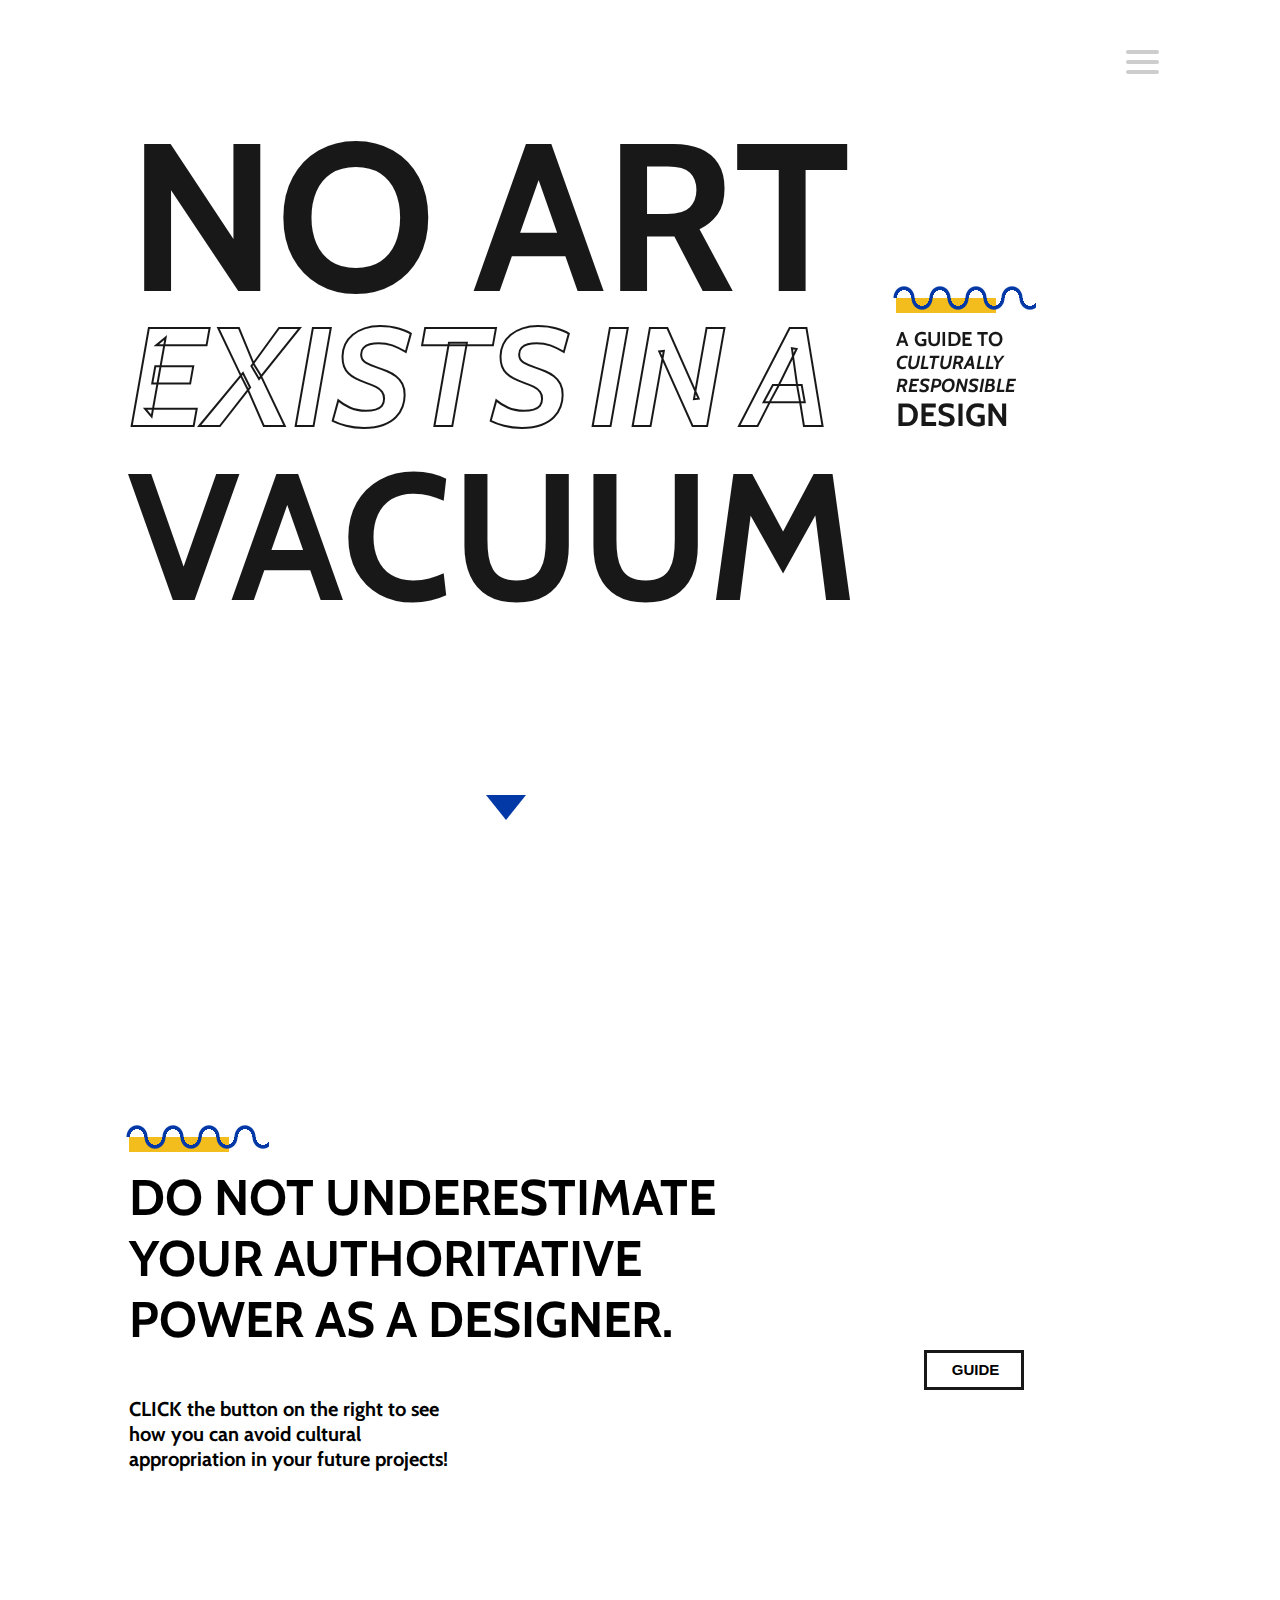
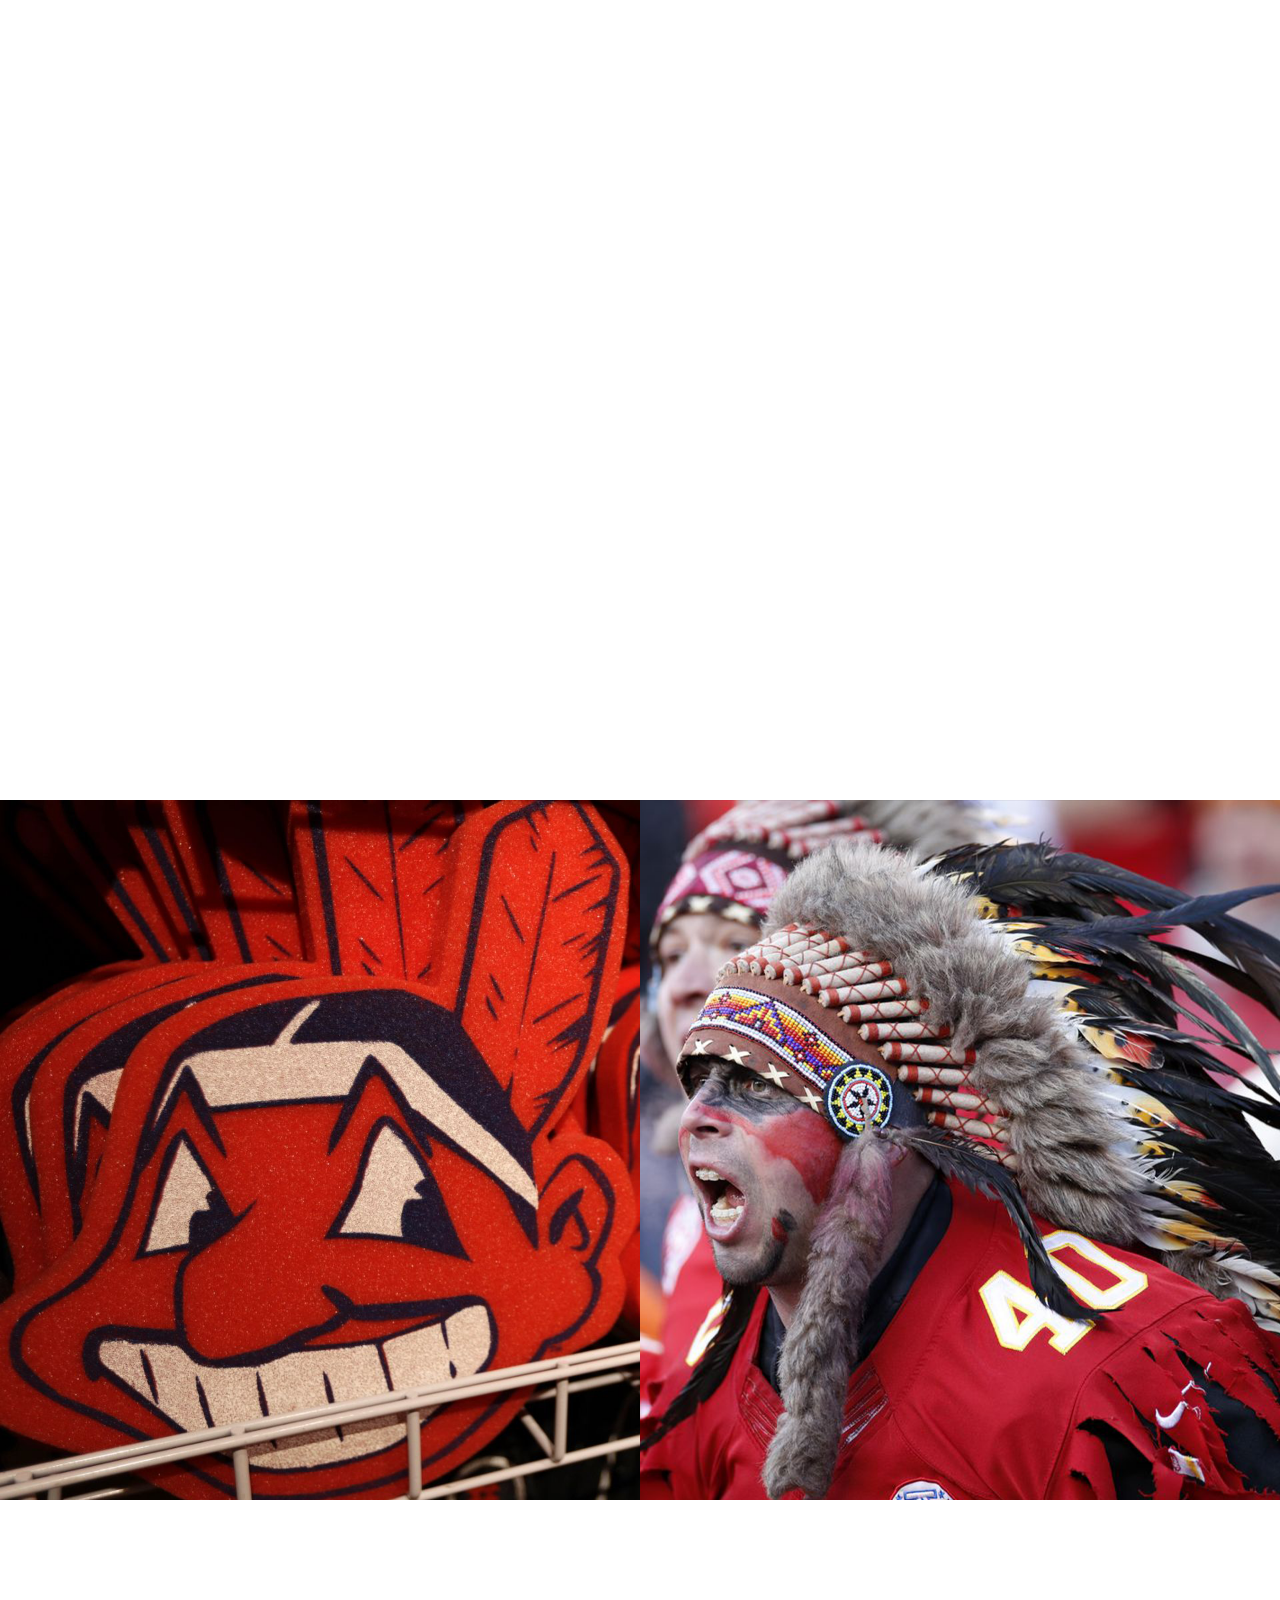
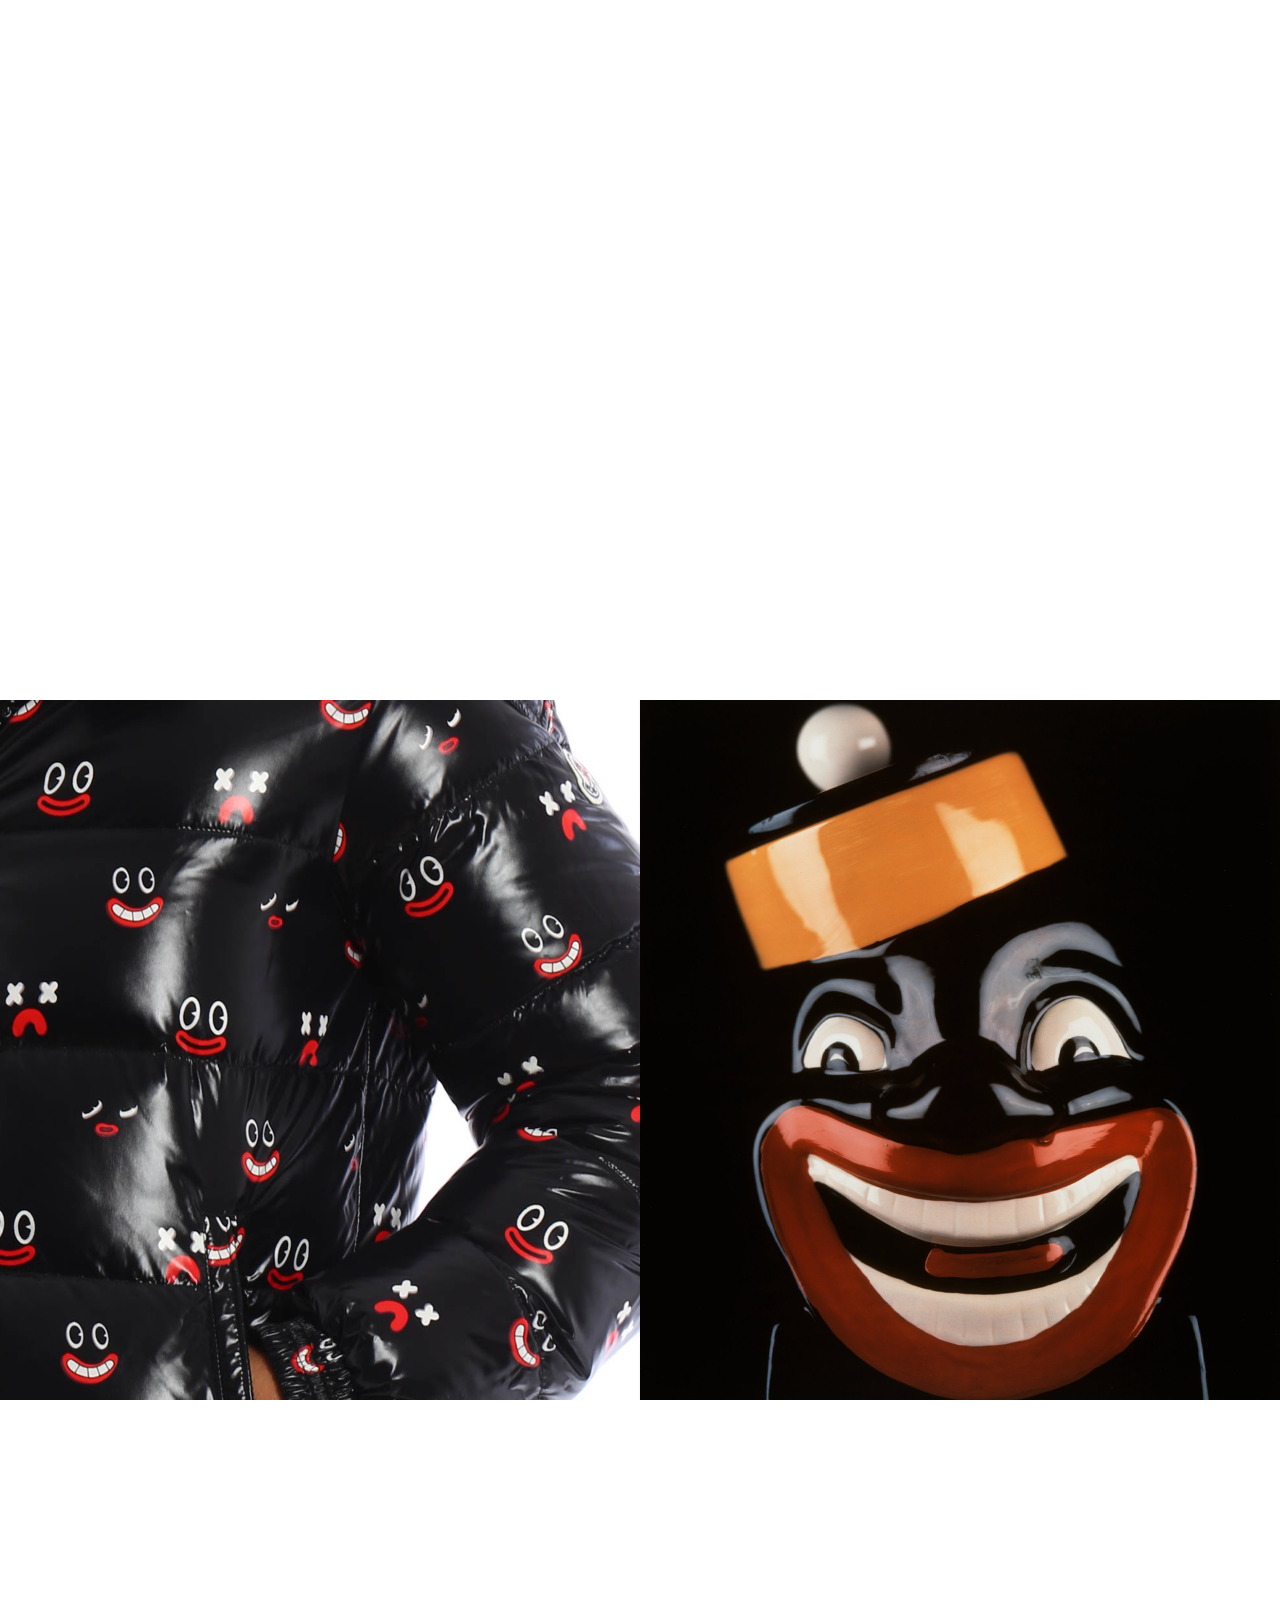
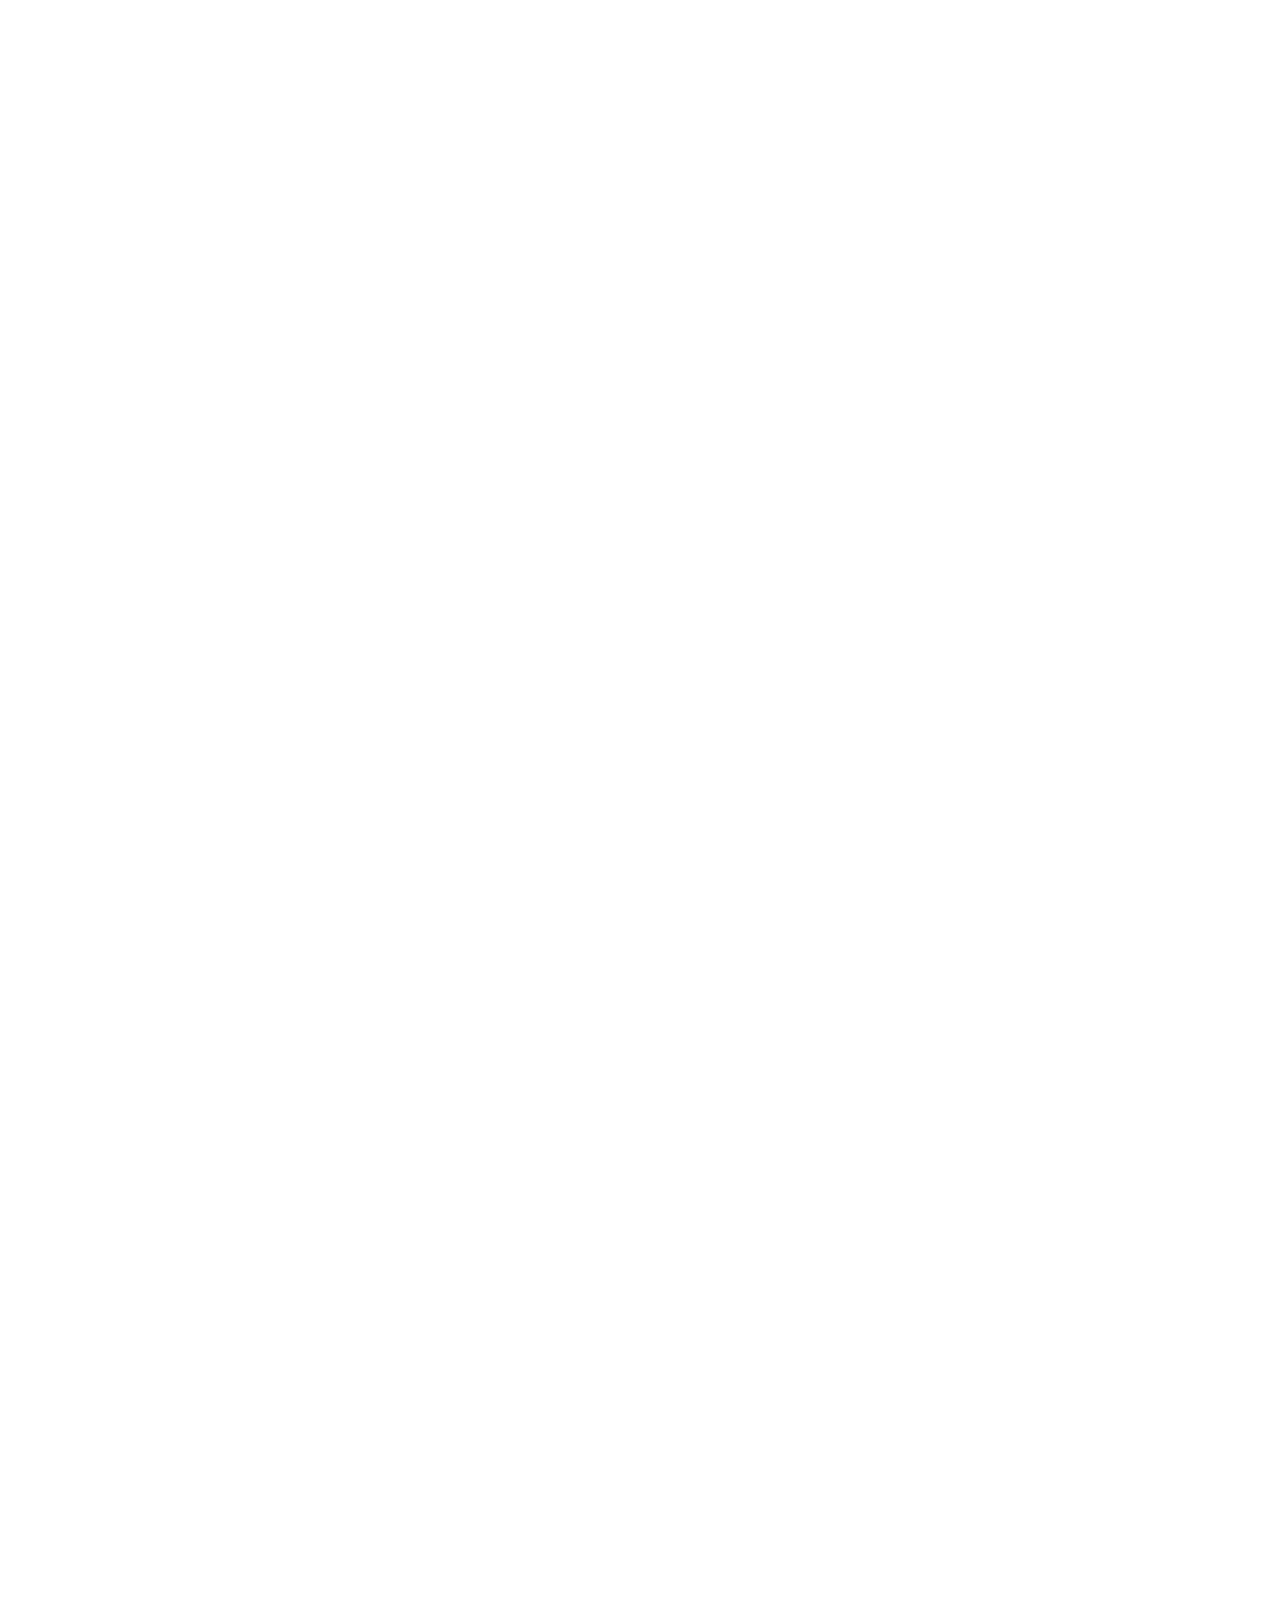
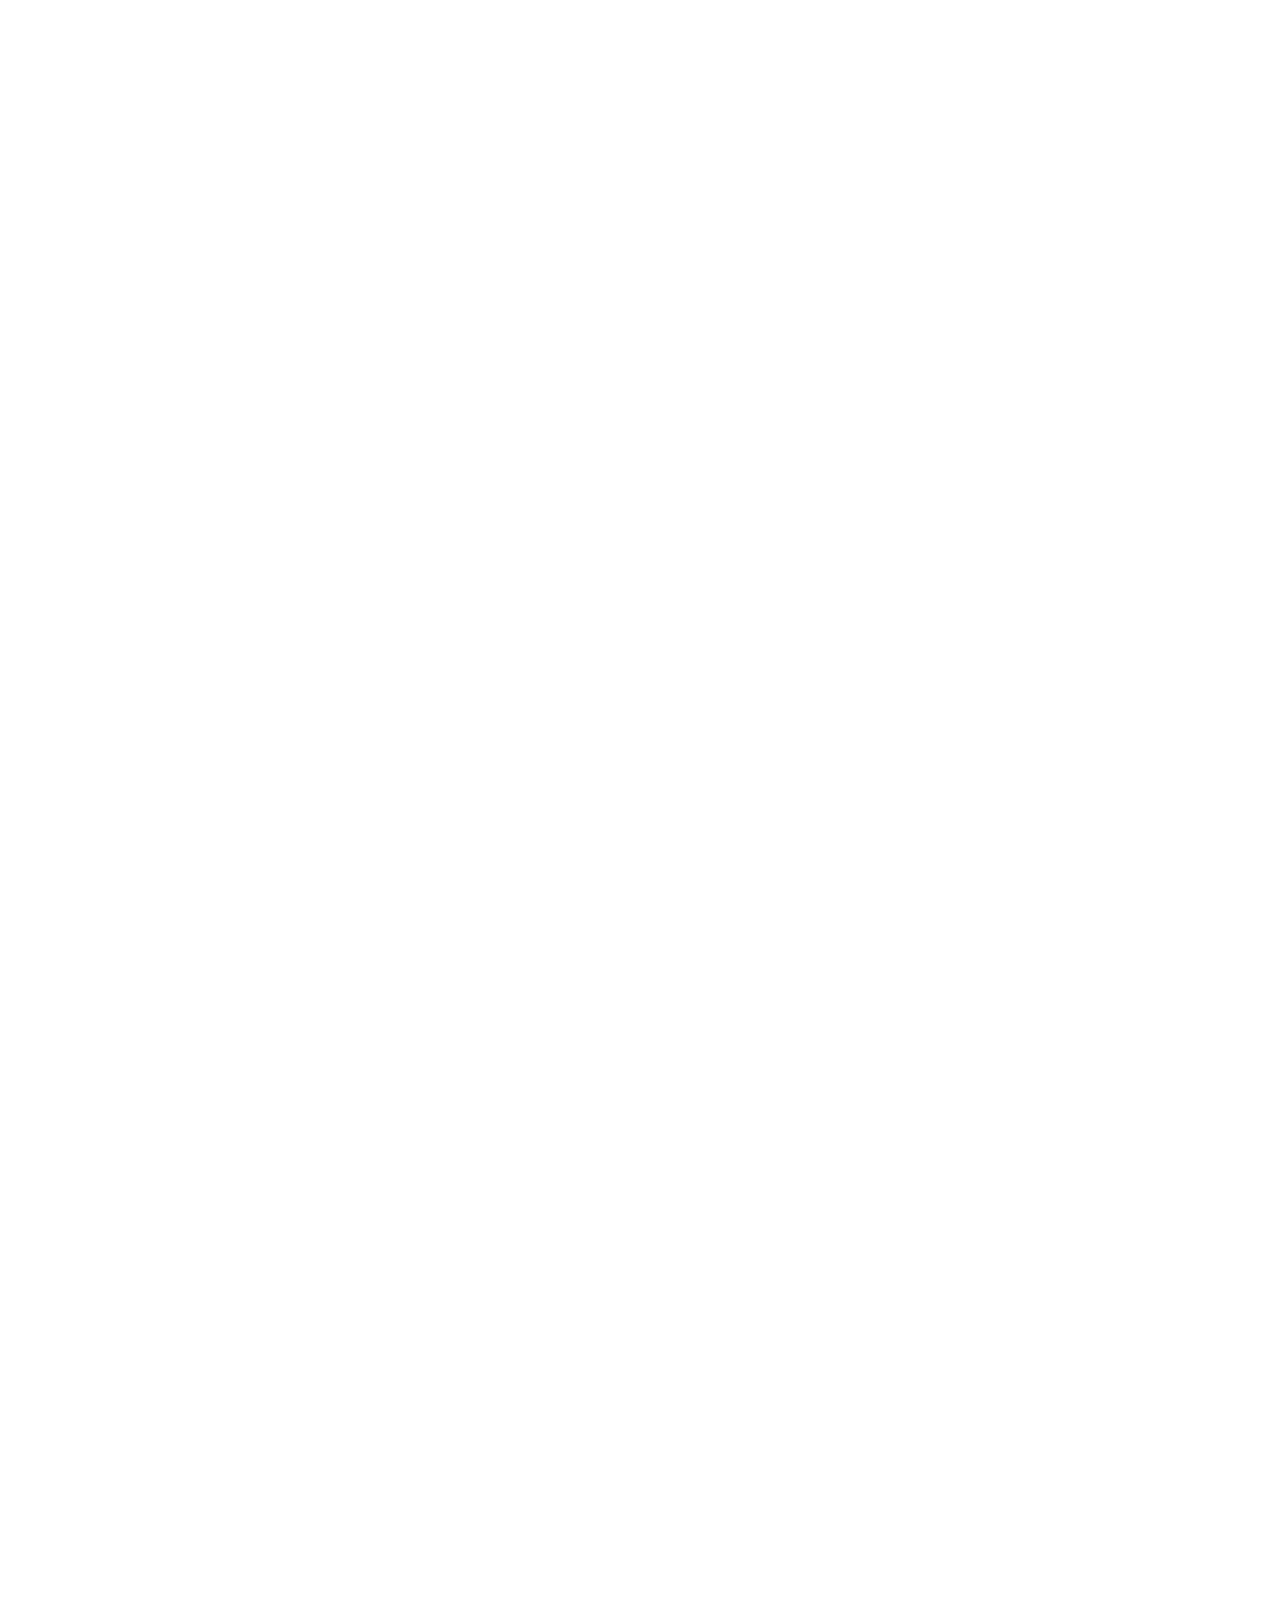
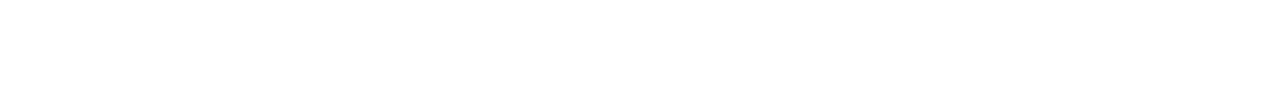
<file: index.html>
<!doctype html>
<html lang="en" class="no-js">
<head>
	<meta charset="UTF-8">
	<meta name="viewport" content="width=device-width, initial-scale=1">

	<link href="https://fonts.googleapis.com/css?family=Cabin:400,400i,700,700i&display=swap" rel="stylesheet">

	<link rel="stylesheet" href="css/reset.css">
	<link rel="stylesheet" href="css/page-transition-style.css"> 
	<link rel="stylesheet" type="text/css" href="css/intro-styles.css">
	<link rel="stylesheet" type="text/css" href="css/main-styles.css">

	<!-- scripts -->
		<script src="https://ajax.googleapis.com/ajax/libs/jquery/1.7.1/jquery.min.js" type="text/javascript"></script>
		<script src="js/script.js"></script>
		<!-- <script src="js/link-popup.js"></script> -->
		<script type="text/javascript" src="js/skrollr.min.js"></script>
		<script src="js/modernizr.js"></script>
  	
	<title></title>
</head>

<body data-hijacking="off" data-animation="scaleDown">
<!-- SECTION 1 -->	
	<section class="cd-section visible" id="section1">
		<div class="grid-container">	
		<div class="item1" id="header"></div>
		<div class="item2" id="left"></div>
		<div class="item3" id="main">
		  	<div id="title">
		  		<h1>No Art<br><span class="exists">Exists in a</span><br><span class="vacuum">Vacuum</span></h1>
		  	</div>
		  	<div id="rightsub">
		  		<div class="rectangle"></div>
				<div class="holder clip">
			    	<div class="ellipse ellipse1"></div>
			   		<div class="ellipse ellipse2"></div>
				</div>
			  		<h2>A Guide to
			  		<br>
			  		<span class="culturallyresponsive">Culturally<br>Responsible</span>
			  		<br>
			  		<span class="design">Design</span></h2>

		  	</div>
	  	</div> 
		<div class="item4" id="right">
			<nav role="navigation">
			  <div id="menuToggle">
			    <input type="checkbox" />
			    <span></span>
			    <span style="margin-top: 10px;"></span>
			    <span style="margin-top: 20px;"></span>
			    <ul id="menu">
			      <a href="index.html"><li>Home</li></a>
			      <a href="guide.html"><li>Guide</li></a>
			      <a href="resources.html"><li>Resources</li></a>
			    </ul>
			  </div>
			</nav>
			
		</div>
		<div class="item5" id="footer">
		  	<a href="#section2">
		  		<div id="arrow">
		  			<div class="trggreen"></div>
		  			
		  		</div>
		  	</a>		
		</div>

	</section>

<!-- SECTION 2 -->
	<section class="cd-section" id="section2">
		<div class="grid-container">	
		<div class="item1" id="header"></div>
		<div class="item2" id="left"></div>
		<div class="item3" id="main">
			<div class="content2" style="background-color: white; margin-top: 0;">
			
			<div class="rectangle2"></div>
			<div class="holder2 clip">
			    	<div class="ellipse ellipse1"></div>
			   		<div class="ellipse ellipse2"></div>
				</div>
			<h5 style="line-height: 55px; margin-top: 0px;"><span style="text-transform: uppercase; width: 100%;">Cultural Appropriation<br></span></h5>
			


		</div>		
			<div class="content3" style="background-color: white; margin-top: 0; margin-top: 90px;">

			<h5 style="
			font-size: 20px; line-height: 28px; width: 80%; text-transform: uppercase; ">
				the act of taking or using things from a culture that is not your own, especially without showing that you understand or respect this culture.
			</h5>	



			<div class="small-container" style="margin-top: 50px; width: 90%;">
				<h10 style="font-weight: bold; line-height: 30px;">Dominant Culture & Oppresion
				</h10>

				<p style="margin-top: 20px; margin-bottom: 50px;">
				<span style="font-weight: bold">Dominant culture</span> is the most visible and accepted culture within a particular society. <span style="font-weight: bold">Oppression</span> describes repeated and prolonged discrimination. It’s not just one-on-one behaviour, but a form of structural discrimination, often backed by powerful authorities.  
				Racism, homophobia and sexism are all forms of oppression.
				</p>
			</div>	
		</div>	
		
			
		</div>	
		</div> 
		<div class="item4" id="right">
		</div>

		<div class="item5" id="footer"></div>
	</section>

<!-- SECTION 3 -->
	<section class="cd-section" id="section3">
		<div class="grid-container">
		<div class="example"></div>		
		<div class="item1" id="header"></div>
		<div class="item2" id="left"></div>
		<div class="item3" id="main">
			<div class="content"></div>	
		</div> 
		<div class="item4" id="right">
		</div>

		<div class="item5" id="footer"></div> 
	</section>

<!-- SECTION 4 -->
	<section class="cd-section" id="section4">
		<div class="grid-container">	
		<div class="item1" id="header"></div>
		<div class="item2" id="left"></div>
		<div class="item3" id="main">
			<div class="content2" style="background-color: white; margin-top: 0;">
			<h6 style="text-transform: uppercase;
  font-weight: bold;font-size: 15px; margin-bottom: 10px;">Case 1</h6>		
			<div class="rectangle2"></div>
			<h5 style="line-height: 55px; margin-top: 50px;"><span style="text-transform: uppercase; width: 100%;">plagiarism and ownership issues<br></span></h5>

		<a href="resources.html" target="_blank" class="popup">
				<div class="readmore"><p>+</p></div>
			</a>	


	

		</div>		
			<div class="content3" style="background-color: white; margin-top: 70px; ">
			<h10 style="font-weight: bold; line-height: 30px;"><span style="text-transform: uppercase;">UK Brand KTZ &mdash;</span> <br>Accused of copying Canadian Inuit Clothing 
			</h10>

			<p style="margin-top: 20px; margin-bottom: 50px;">
				The sweater in question was a sacred design by a Canadian Inuit Shaman who  “has been used and violated” in his life, according to his great-granddaughter Salome Awa. She claims KTZ neglected to mention the great-grandfather of whom the design was stolen, nor was there any offer of monetary gain for the victimized family.
			</p>

			<h10 style="font-weight: bold; line-height: 30px;"><span style="text-transform: uppercase;">Why is it wrong?
			</h10>

			<p style="margin-top: 20px;">
				Although KTZ claimed the design was "inspired by and created to pay homage to indigenous cultures and tribes around the world”, they have failed to acknowledge or give credit the Inuit culture.

				Cultural appropriation has a habit of giving the dominant group credit for aspects of a culture that they have taken, reinforcing the <span style="font-weight: bold;">power imbalance</span> between the two groups.
			</p >
				
		
			
		</div>	
		</div> 
		<div class="item4" id="right">
		</div>

		<div class="item5" id="footer"></div> 
	</section>

<!-- SECTION 5 -->
	<section class="cd-section" id="section5">
		<div class="grid-container">
		<div class="example2"></div>		
		<div class="item1" id="header"></div>
		<div class="item2" id="left"></div>
		<div class="item3" id="main">
			<div class="content"></div>	
		</div> 
		<div class="item4" id="right">
		</div>

		<div class="item5" id="footer"></div> 
	</section>


<!-- SECTION 6 -->
	<section class="cd-section" id="section6">
		<div class="grid-container">	
		<div class="item1" id="header"></div>
		<div class="item2" id="left"></div>
		<div class="item3" id="main">
			<div class="content2" style="background-color: white; margin-top: 0;">
			<h6 style="text-transform: uppercase;
  font-weight: bold;font-size: 15px; margin-bottom: 10px;">Case 2</h6>		
			<div class="rectangle2"></div>
			<h5 style="line-height: 55px; margin-top: 50px;"><span style="text-transform: uppercase; width: 100%;">Stereotypical Representation <br> of cultures</span></h5>

		<a href="resources.html" target="_blank" class="popup">
				<div class="readmore"><p>+</p></div>
			</a>	


		</div>		
			<div class="content3" style="background-color: white; margin-top: 0; margin-top: 60px;">
			<h10 style="font-weight: bold; line-height: 30px;"><span style="text-transform: uppercase;"> MLB Cleveland Indians & NFL Kansas City &mdash;</span> <br>Controversial representation of Indigenous culture in Sports.
			</h10>

			<p style="margin-top: 20px; margin-bottom: 50px;">
				<span style="font-weight: bold;">Chief Wahoo</span> (left), a cartoonish caricature of a Native American, has long been the source of anguish and frustration for those who consider it offensive, outdated and racist. The team stopped using the Chief Wahoo logo on their uniforms beginning in 2019, according to MLB. 
				<br> 
				<br>
				<span style="font-weight: bold;">NFL Kansas City Chiefs fan</span> (right) was caught dressed in a feathered Indian war bonnet during the AFC Championship game against the Tennessee Titans at Arrowhead Stadium on January 19, 2020 in Kansas City, Missouri. 
			</p>

			<h10 style="font-weight: bold; line-height: 30px;"><span style="text-transform: uppercase;">Why is it wrong?
			</h10>

			<p style="margin-top: 20px;">
				Cultural appropriation often adds to stereotypes faced by non-dominant cultures. When people from dominant cultures ‘dress up’ or 'mis-represent' these cultures without knowing the context, cultural significance of the costume and keeps these stereotypes going.
			</p >
				
		
			
		</div>	
		</div> 
		<div class="item4" id="right">
		</div>

		<div class="item5" id="footer"></div> 
	</section>


<!-- SECTION 7 -->
	<section class="cd-section" id="section7">
		<div class="grid-container">
		<div class="example3"></div>
		<div class="source"></div>	
		<div class="item1" id="header"></div>
		<div class="item2" id="left"></div>
		<div class="item3" id="main">
			<div class="content"></div>	
		</div> 
		<div class="item4" id="right">
		</div>

		<div class="item5" id="footer"></div> 
	</section>

<!-- SECTION 8 -->
	<section class="cd-section" id="section6">
		<div class="grid-container">	
		<div class="item1" id="header"></div>
		<div class="item2" id="left"></div>
		<div class="item3" id="main">
			<div class="content2" style="background-color: white; margin-top: 0;">
			<h6 style="text-transform: uppercase;
  font-weight: bold;font-size: 15px; margin-bottom: 10px;">Case 3</h6>		
			<div class="rectangle2"></div>
			<h5 style="line-height: 55px; margin-top: 50px;"><span style="text-transform: uppercase; width: 100%;">Offensive Cultural References<br></span></h5>

		<a href="resources.html" target="_blank" class="popup">
				<div class="readmore"><p>+</p></div>
			</a>	


		</div>		
			<div class="content3" style="background-color: white; margin-top: 60px;">
			<h10 style="font-weight: bold; line-height: 30px;"><span style="text-transform: uppercase;"> Malfi The Penguin &mdash;</span> <br>Moncler issues apology over its ‘blackface’ collection 
			</h10>

			<p style="margin-top: 20px; margin-bottom: 50px;">
				The new logo appears to take inspiration from the face of a 19th-century golliwog doll. For those who aren’t aware, these controversial toys – known for their black skin, clown lips, and frizzy hair – are widely censured in the UK due to their offensive, racist undertones. The brand has since issued an apology for the misunderstanding; assuring customers that the stylised face was not actually a golliwog – but instead, a friendly penguin called Malfi. 
			</p>

			<h10 style="font-weight: bold; line-height: 30px;"><span style="text-transform: uppercase;">Why is it wrong?
			</h10>

			<p style="margin-top: 20px;">
				Moncler used traits – black skin, white googly eyes, and red clown lip – that are commonly seen in the 'blackface' depiction. Blackface isn't just about painting one's skin darker or putting on a costume. It invokes a racist and painful history. Although they claim to be accidental, it is their responsibility to be more careful about cultura sensitivity. 
			</p >
				
		
			
		</div>	
		</div> 
		<div class="item4" id="right">
		</div>

		<div class="item5" id="footer"></div> 
	</section>


<!-- SECTION 9 -->
	<section class="cd-section" id="section2">
		<div class="grid-container">	
		<div class="item1" id="header">
			<div class="holder3 clip3">
			</div>

		</div>
		<div class="item2" id="left"></div>
		<div class="item3" id="main">
			<div class="content">
				<div class="rectangle"></div>
				<div class="holder clip">
			    	<div class="ellipse ellipse1"></div>
			   		<div class="ellipse ellipse2"></div>
				</div>
				<h3 class="underestimate" style="font-weight: bold;">Do not <!-- <span style="color:#F8CE46;"> --> underestimate <!-- </span> --> your authoritative power as a designer.</h3>

				<h10 class="now" style="line-height: 25px; font-size: 20px; font-weight: bold; width: 350px; margin-top: 230px;">
					<a href="quiz.html"><span style=" text-transform: uppercase; font-weight: bold;">Click</span></a> the button on the right to see how you can avoid cultural appropriation in your future projects!
				</span>
				</h10>

			</div>	
			<a href="guide.html">
				<div class="guide button">
					<p>	
					Guide
						<!-- <br>Go to<br> -->
					<!-- Guide --></p>
				</div>
			</a>	
			
		
		</div> 
		<div class="item4" id="right">

		</div>

		<div class="item5" id="footer"></div> 
	</section>
	<!-- <nav>
		<ul class="cd-vertical-nav">
			<li><a href="#0" class="cd-prev inactive">Next</a></li>
			<li><a href="#0" class="cd-next">Prev</a></li>
		</ul>
	</nav> --> <!-- .cd-vertical-nav -->
<script src="js/jquery-2.1.4.js"></script>
<script src="js/velocity.min.js"></script>
<script src="js/velocity.ui.min.js"></script>
<script src="js/main.js"></script> <!-- Resource jQuery -->
</body>
</html>
</file>
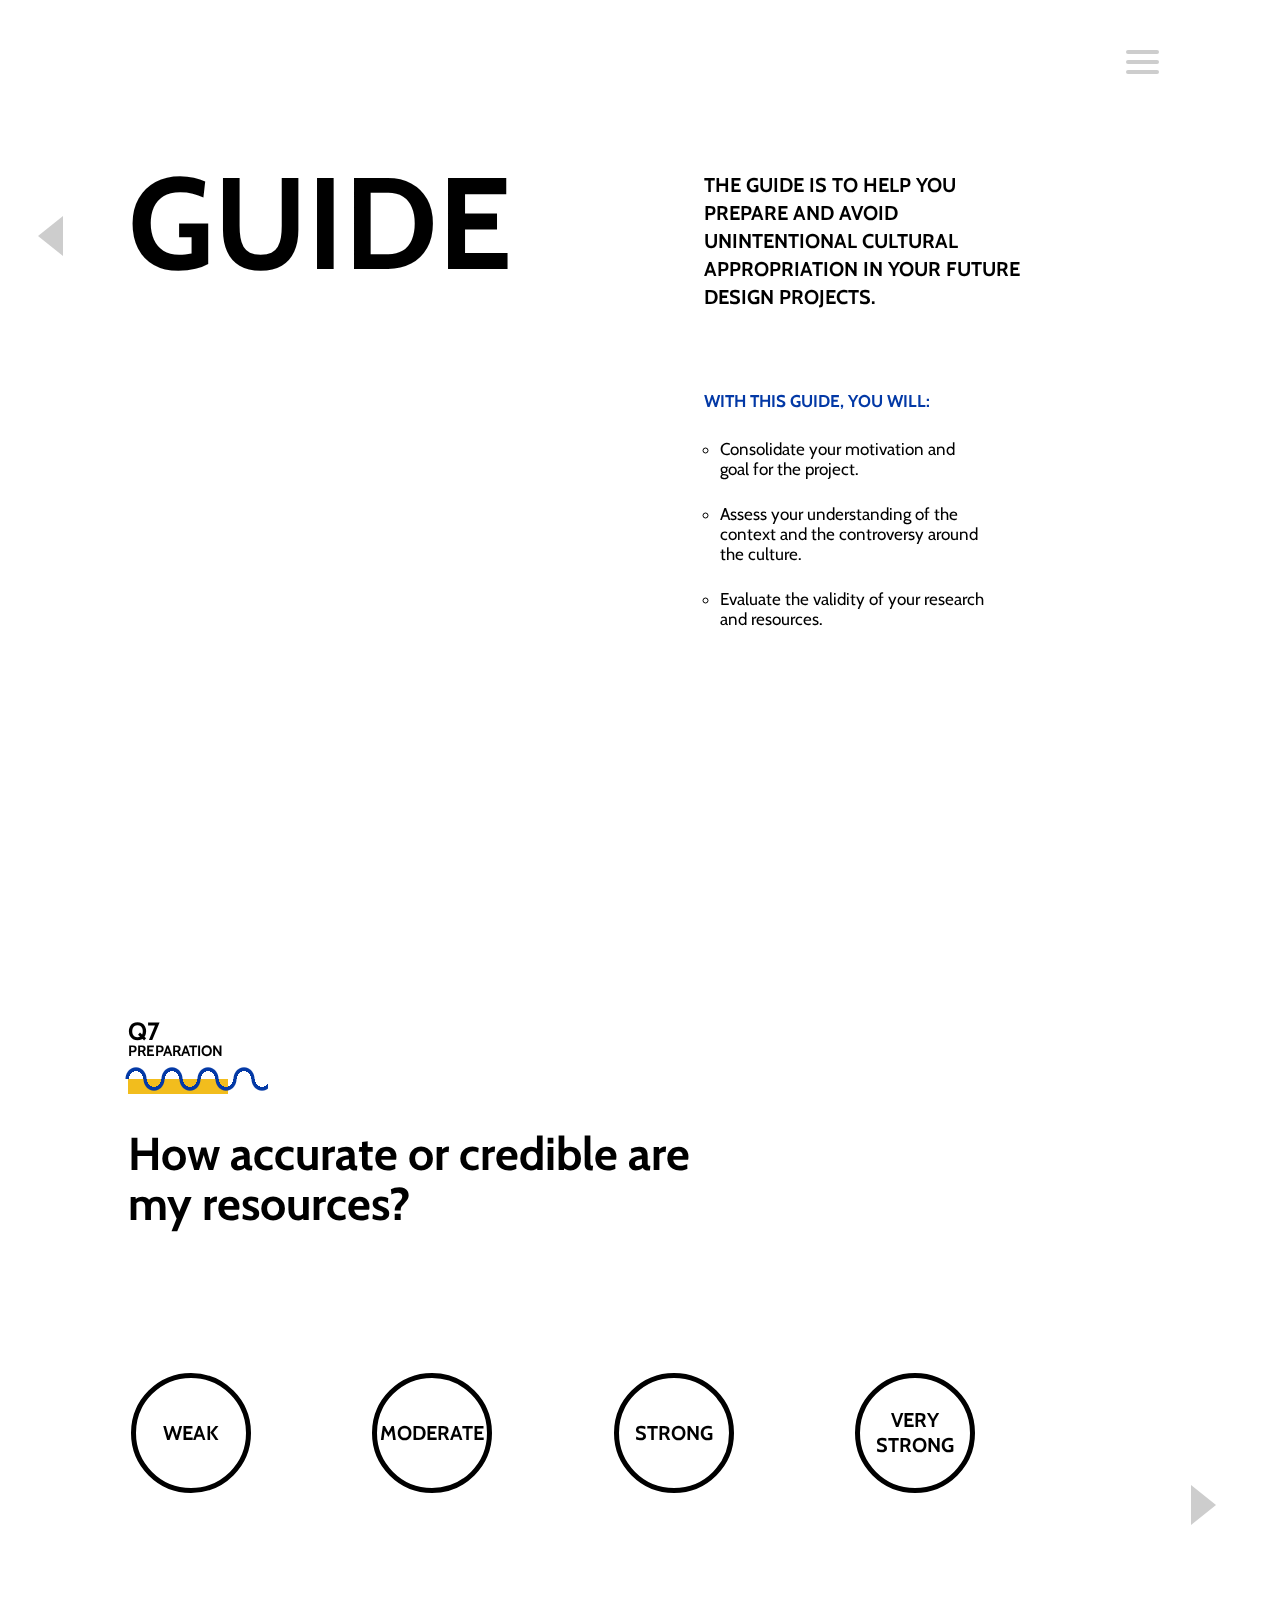
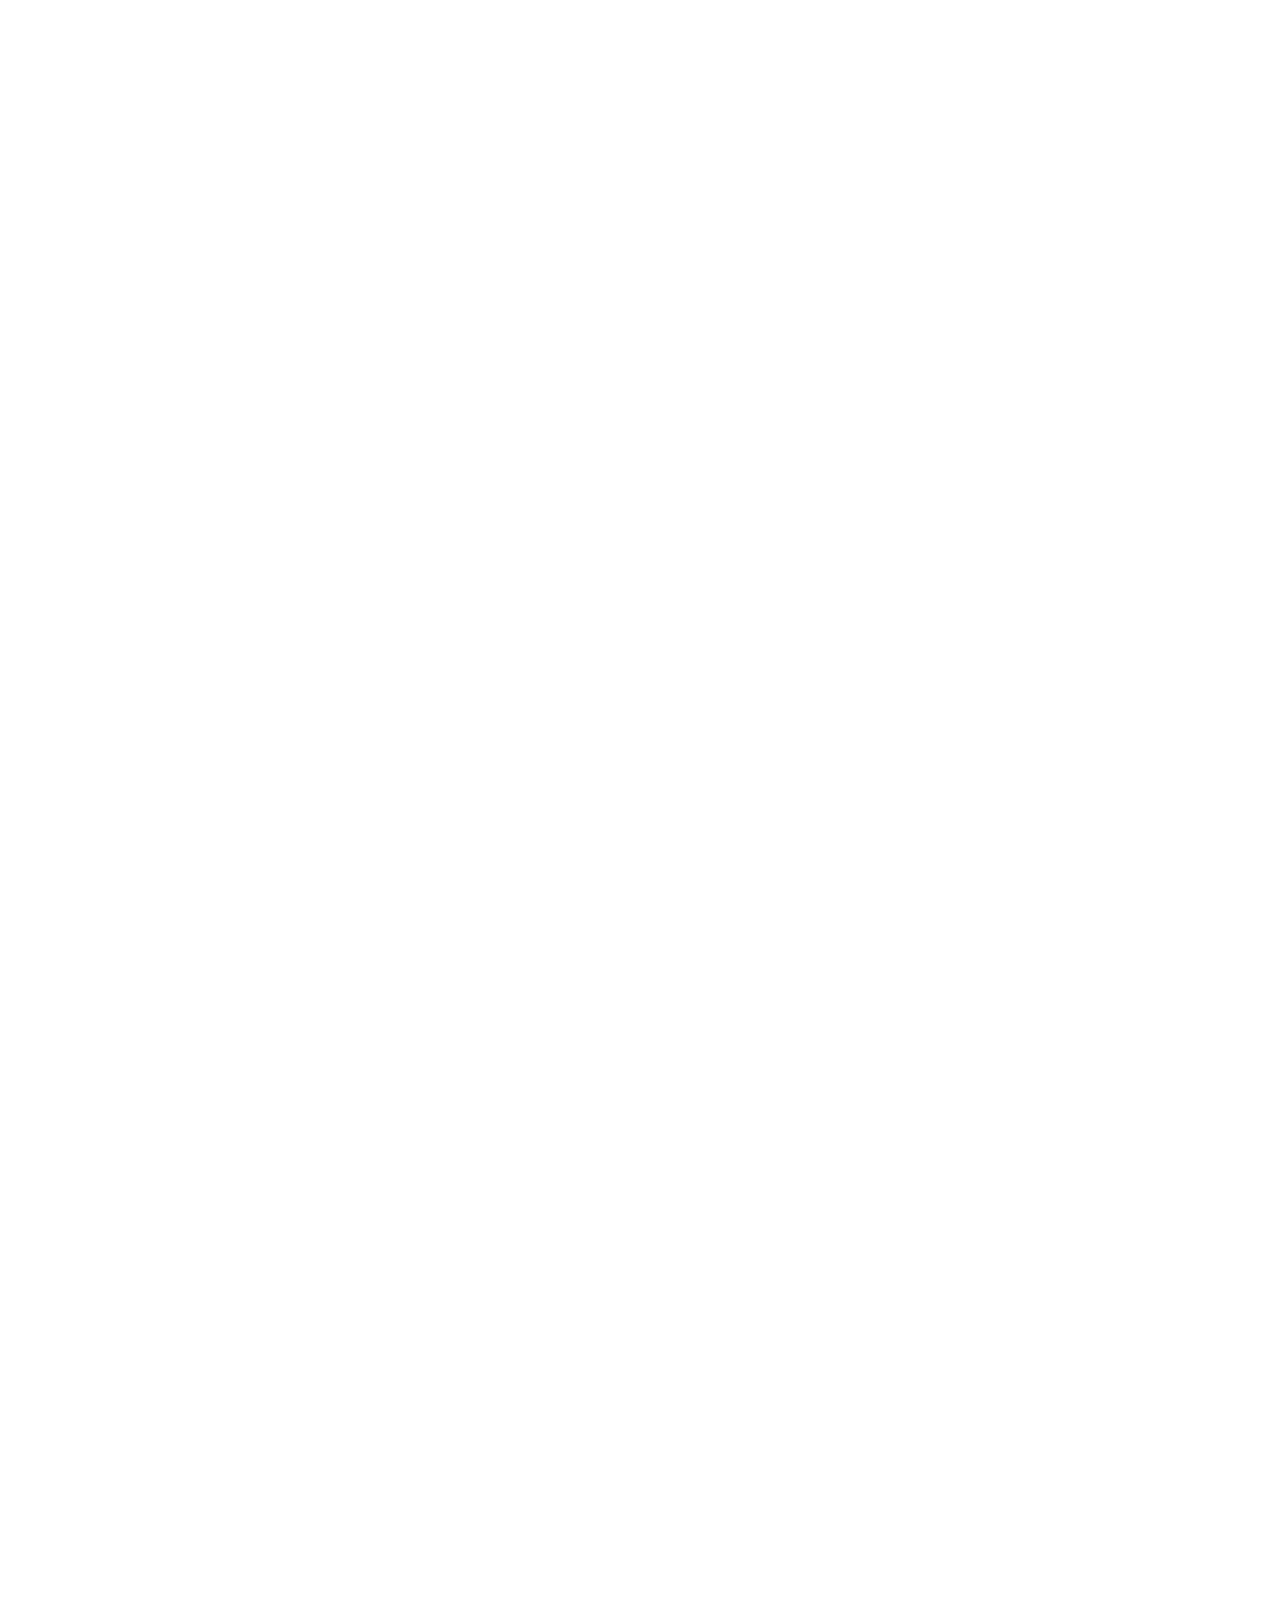
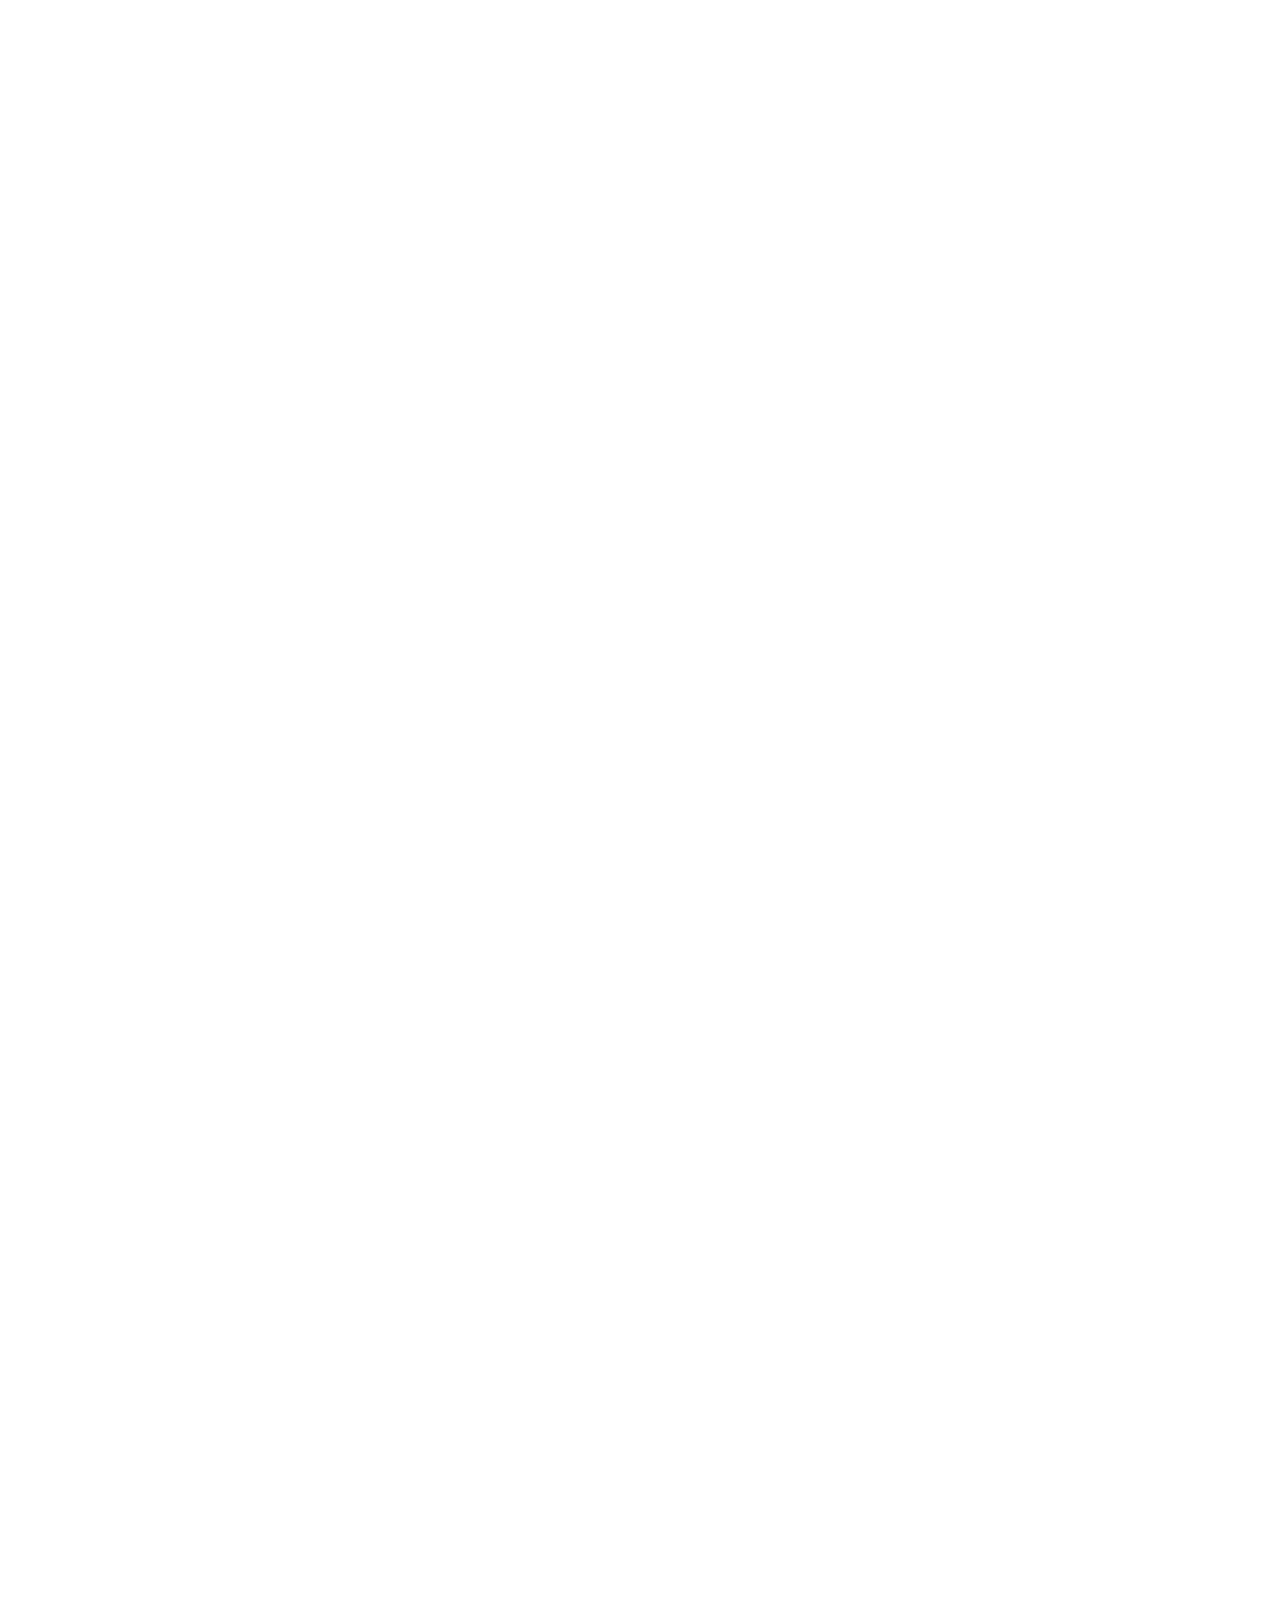
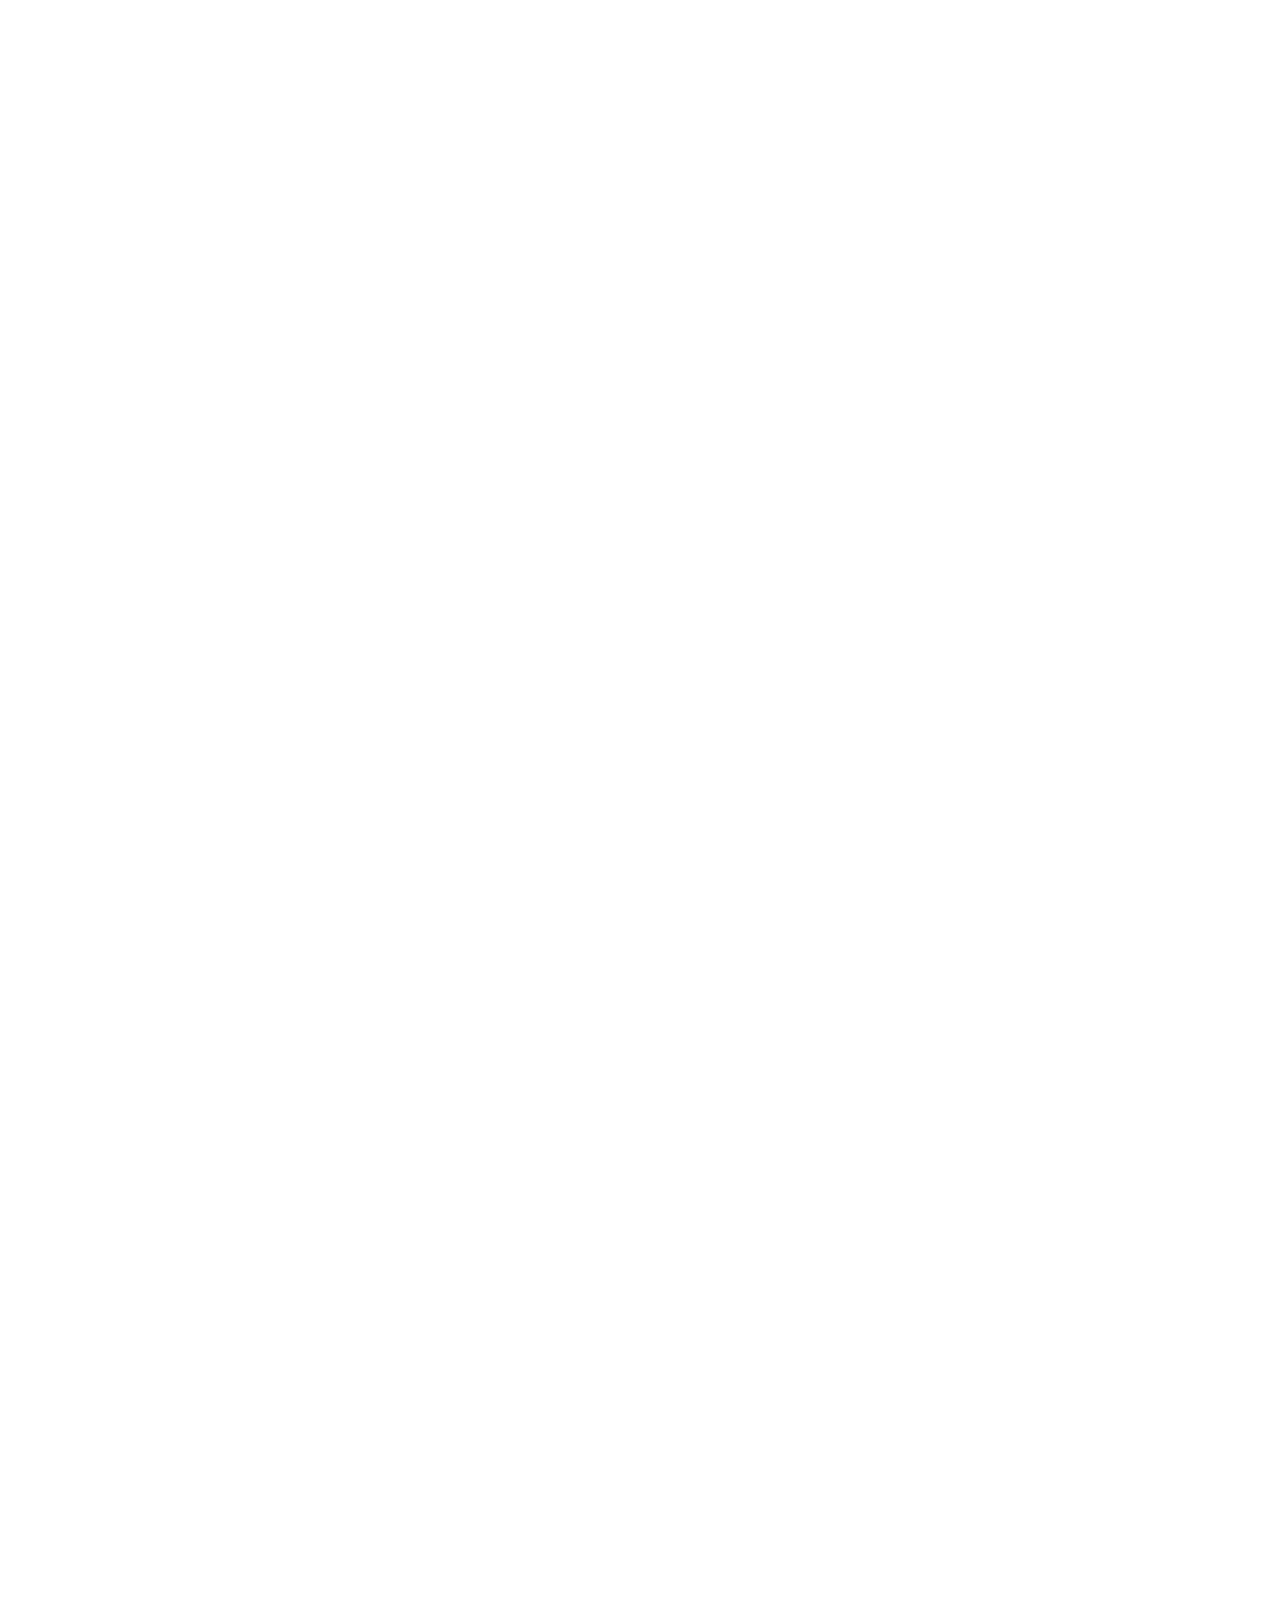
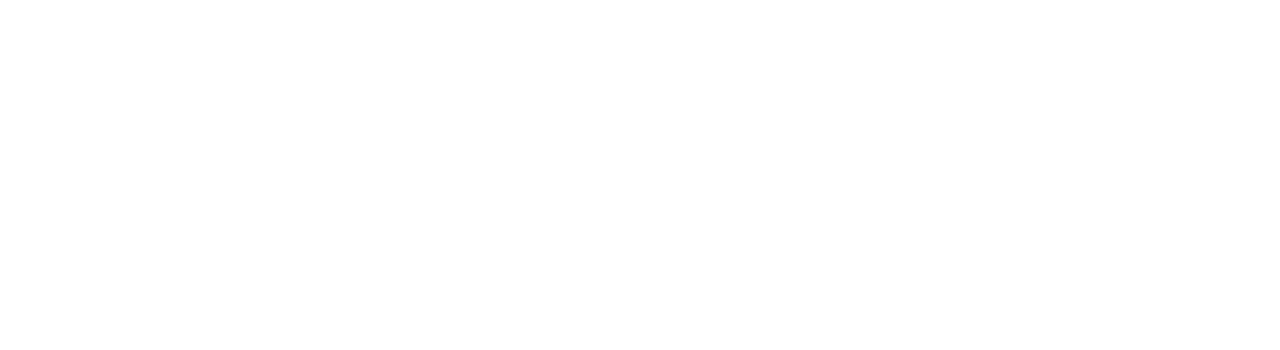
<file: guide.html>
<!doctype html>
<html lang="en" class="no-js">
<head>
	<meta charset="UTF-8">
	<meta name="viewport" content="width=device-width, initial-scale=1">

	<link href="https://fonts.googleapis.com/css?family=Cabin:400,400i,700,700i&display=swap" rel="stylesheet">

	<link rel="stylesheet" href="css/reset.css">
	<link rel="stylesheet" href="css/page-transition-style.css"> 
	<link rel="stylesheet" type="text/css" href="css/main-styles.css">
	<link rel="stylesheet" type="text/css" href="css/quiz-styles.css">
	<link rel="stylesheet" type="text/css" href="	css/jquery.scrollindicatorbullets.css">

	<!-- scripts -->
		<script src="https://ajax.googleapis.com/ajax/libs/jquery/1.7.1/jquery.min.js" type="text/javascript"></script>
		<script src="js/script.js"></script>
		<!-- <script src="js/link-popup.js"></script> -->
		<script type="text/javascript" src="js/skrollr.min.js"></script>
		<script src="js/modernizr.js"></script>
		<script src="js/jquery.scrollindicatorbullets.js"></script>
  	
	<title></title>
</head>

<body data-hijacking="off" data-animation="scaleDown">

<!-- SECTION 1 - Intro -->	
<section class="cd-section visible" id="section1" class="scroll-section">
		<div class="grid-container">	
		<!-- <div class="background2"></div>	 -->
		<div class="item1" id="header"></div>
		<div class="item2" id="left">
			<a href="index.html">
				<div class="back"></div>
			</a>
		</div>
		<div class="item3" id="main">
			<div class="content2" style="background-color: white; margin-top: 0;">
					
				<!-- <div class="rectangle"></div> -->
					<!-- <div class="holder clip">
				    	<div class="ellipse ellipse1"></div>
				   		<div class="ellipse ellipse2"></div>
					</div> -->	
				<h11 style="line-height: 55px;"><span style="text-transform: uppercase; width: 100%;">guide<br></span></h11>
			</div>	
			<div class="content3" style="background-color: white; margin-top: 0; margin-top: 55px;">

			<h5 style="
			font-size: 20px; line-height: 28px; width: 75%; text-transform: uppercase; ">
				The guide is to help you prepare and avoid unintentional cultural appropriation in your future design projects.
				<br> <br>
			
			</h5>	

			<div class="small-container" style="margin-top: 50px; width: 90%;">
			
				<p style="margin-top: 0px; margin-bottom: 0px; font-weight: bold; text-transform: uppercase; color: #0339A6;">
					With this guide, you will:
				</p>
				<ul>
					<li>
						Consolidate your motivation and goal for the project. 
					</li>
					<li>
						Assess your understanding of the context and the controversy around the culture.  
					</li>
					<li>
						Evaluate the validity of your research and resources.  
					</li>
					<!-- <li>
						Reflect on your whole design process and the appropriateness of your project.   
					</li> -->
				</ul>

			</div>	
			<!-- <div class="bullet"></div> -->
		</div>	

			
		</div> 
		<div class="item4" id="right">
			<nav role="navigation">
			  <div id="menuToggle">
			    <input type="checkbox" />
			    <span></span>
			    <span style="margin-top: 10px;"></span>
			    <span style="margin-top: 20px;"></span>
			    <ul id="menu">
			      <a href="index.html"><li>Home</li></a>
			      <a href="guide.html"><li>Guide</li></a>
			      <a href="resources.html"><li>Resources</li></a>
			    </ul>
			  </div>
			</nav>
		</div>

		<div class="item5" id="footer">
			<!-- <a href="#section2">
		  		<div id="arrow">
		  			<div class="trggreen"></div>
		  			
		  		</div>
		  	</a> -->	
		</div> 
</section>	

<!-- SECTION 2 - Title 1 -->
<section class="cd-section visible" id="section2" class="scroll-section" style="height: 50vh; ">
		<div class="grid-container">
		<div class="background1"></div>			
		<div class="item1" id="header">
			<!-- <h10 style= "margin-top: 0;margin-left: 1%;">PART 1
				</h10>	 -->
		</div>
		<div class="item2" id="left">
			
		</div>
		<div class="item3" id="main">
			<div class="content2" style="background-color: white; margin-top: 0;">
				<!-- <h1 style="margin-top: 0px;">PART 1</h1>	 -->
				<!-- <div class="rectangle"></div> -->
					<!-- <div class="holder clip">
				    	<div class="ellipse ellipse1"></div>
				   		<div class="ellipse ellipse2"></div>
					</div> -->	
				<h11 class="quiz-title" style="line-height: 55px;"><span style="text-transform: uppercase;">motivation</span></h11>

		</div> 
		<div class="item4" id="right">
			<nav role="navigation">
			  <div id="menuToggle">
			    <input type="checkbox" />
			    <span></span>
			    <span style="margin-top: 10px;"></span>
			    <span style="margin-top: 20px;"></span>
			    <ul id="menu">
			      <a href="index.html"><li>Home</li></a>
			      <a href="guide.html"><li>Guide</li></a>
			      <a href="resources.html"><li>Resources</li></a>
			    </ul>
			  </div>
			</nav>
			<a href="#section1">
				<div class="scrollprev button-blue-down"><p>&uarr;</p></div>
			</a>
			<a href="#section6">
				<div class="scrollnext button-blue-down"><p>&darr;</p></div>
			</a>
		</div>

		<div class="item5" id="footer"></div> 
</section>	

<!-- SECTION 3 - Q1 -->
	<section class="cd-section visible" id="section3" class="scroll-section" style="height: 50vh;">
		<div class="grid-container">	
		<!-- <div class="background1"></div>	 -->
		<div class="item1" id="header"></div>
		<div class="item2" id="left"></div>
		<div class="item3" id="main">
			<div class="content-quiz">
				<h1><span style = "font-size: 25px;">Q1</span><br>Motivation</h1>
				<div class="rectangle"></div>
				<div class="holder clip">
			    	<div class="ellipse ellipse1"></div>
			   		<div class="ellipse ellipse2"></div>
				</div>					
				<h2>Where did I first encounter this particular cultural material?</h2>
					
		</div> 

		<div class="item4" id="right"></div>
		<div class="item5" id="footer">
		</div> 

</section>

<!-- SECTION 4 Q2 -->
<section class="cd-section visible" id="section4" class="scroll-section" style="height: 50vh;">
		<div class="grid-container">	
		<!-- <div class="background1"></div>	 -->
		<div class="item1" id="header"></div>
		<div class="item2" id="left"></div>
		<div class="item3" id="main">
			<div class="content-quiz">
				<h1><span style = "font-size: 25px;">Q2</span><br>Motivation</h1>
				<div class="rectangle"></div>
				<div class="holder clip">
			    	<div class="ellipse ellipse1"></div>
			   		<div class="ellipse ellipse2"></div>
				</div>					
				<h2>Is there a strong reason why I chose to borrow from this particular culture?</h2>
				

			<div id="rb-1" class="rb">

				<!-- 1 -->
				<div class="rb-tab" data-value="1">
					<a href="#section2">
						<div class="rb-spot">
						    <span class="rb-txt">Weak</span>
						</div>
					</a>	
				</div>

			   <!-- 2 -->
				<div class="rb-tab" data-value="2">
					<a href="#section2">
					    <div class="rb-spot">
					        <span class="rb-txt">Moderate</span>
					    </div>
					</a>    
				</div>

				<!-- 3 -->
			    <div class="rb-tab" data-value="3">
			    	<a href="#section2">
				    	<div class="rb-spot">
				        	<span class="rb-txt">Strong</span>
				     	</div>	
				    </a> 	
			    </div>

			    <!-- 4 -->
			    <div class="rb-tab" data-value="4">
			    	<a href="#section2">
				    	<div class="rb-spot">
				        	<span class="rb-txt">Very Strong</span>
				      	</div>	
				    </a>  	
			    </div>
    		</div>	
		</div> 

		<div class="item4" id="right"></div>
		<div class="item5" id="footer">
		</div> 

</section>
	

<!-- SECTION 5 - Q3 -->
<section class="cd-section visible" id="section5" class="scroll-section" style="height: 100vh;">
		<div class="grid-container">	
		<!-- <div class="background1"></div>	 -->
		<div class="item1" id="header"></div>
		<div class="item2" id="left"></div>
		<div class="item3" id="main">
			<div class="content-quiz">
				<h1><span style = "font-size: 25px;">Q3</span><br>Motivation</h1>
				<div class="rectangle"></div>
				<div class="holder clip">
			    	<div class="ellipse ellipse1"></div>
			   		<div class="ellipse ellipse2"></div>
				</div>					
				<h2>How strong is my motivation for this particular material or event I used in my project?</h2>
				

			<div id="rb-1" class="rb">

				<!-- 1 -->
				<div class="rb-tab" data-value="1">
					<a href="#section6">
						<div class="rb-spot">
						    <span class="rb-txt">Weak</span>
						</div>
					</a>	
				</div>

			   <!-- 2 -->
				<div class="rb-tab" data-value="2">
					<a href="#section6">
					    <div class="rb-spot">
					        <span class="rb-txt">Moderate</span>
					    </div>
					</a>    
				</div>

				<!-- 3 -->
			    <div class="rb-tab" data-value="3">
			    	<a href="#section6">
				    	<div class="rb-spot">
				        	<span class="rb-txt">Strong</span>
				     	</div>	
				    </a> 	
			    </div>

			    <!-- 4 -->
			    <div class="rb-tab" data-value="4">
			    	<a href="#section6">
				    	<div class="rb-spot">
				        	<span class="rb-txt">Very Strong</span>
				      	</div>	
				    </a>  	
			    </div>
    		</div>	
		</div> 

		<div class="item4" id="right"></div>
		<div class="item5" id="footer">
		</div> 

</section>

<!-- SECTION 6 - Title 2 -->
<section class="cd-section visible" id="section6" class="scroll-section" style="height: 50vh; ">
		<div class="grid-container">
		<div class="background1"></div>			
		<div class="item1" id="header">

				</h10>	
		</div>
		<div class="item2" id="left">
			<!-- <a href="index.html">
				<div class="back"></div>
			</a> -->
		</div>
		<div class="item3" id="main">
			<!-- <h1 style="margin-top: 0px;">PART 2</h1> -->
			<div class="content2" style="background-color: white; margin-top: 0;">
				<!-- <h1 style="margin-top: 0px;">PART 1</h1>	 -->
				<!-- <div class="rectangle"></div> -->
					<!-- <div class="holder clip">
				    	<div class="ellipse ellipse1"></div>
				   		<div class="ellipse ellipse2"></div>
					</div> -->	
				<h11 style="line-height: 55px;"><span style="text-transform: uppercase;">Goal</span></h11>

		</div> 
		<div class="item4" id="right">
				<nav role="navigation">
			  <div id="menuToggle">
			    <input type="checkbox">
			    <span></span>
			    <span style="margin-top: 10px;"></span>
			    <span style="margin-top: 20px;"></span>
			    <ul id="menu">
			      <a href="index.html"><li>Home</li></a>
			      <a href="guide.html"><li>Guide</li></a>
			      <a href="resources.html"><li>Resources</li></a>
			    </ul>
			  </div>
			</nav>
			<a href="#section2">
				<div class="scrollprev button-blue-down"><p>&uarr;</p></div>
			</a>
			<a href="#section10">
				<div class="scrollnext button-blue-down"><p>&darr;</p></div>
			</a>
		</div>

		<div class="item5" id="footer"></div> 
</section>	

<!-- SECTION 7 - Q4 -->
	<section class="cd-section visible" id="section7" class="scroll-section" style="height: 50vh;">
		<div class="grid-container">	
		<!-- <div class="background1"></div>	 -->
		<div class="item1" id="header"></div>
		<div class="item2" id="left"></div>
		<div class="item3" id="main">
			<div class="content-quiz">
				<h1><span style = "font-size: 25px;">Q4</span><br>Goal</h1>
				<div class="rectangle"></div>
				<div class="holder clip">
			    	<div class="ellipse ellipse1"></div>
			   		<div class="ellipse ellipse2"></div>
				</div>					
				<h2>What am I trying to achieve through the project?</h2>
					
		</div> 

		<div class="item4" id="right"></div>
		<div class="item5" id="footer">
		</div> 

</section>

<!-- SECTION 8 Q5 -->
<section class="cd-section visible" id="section8" class="scroll-section" style="height: 50vh;">
		<div class="grid-container">	
		<!-- <div class="background1"></div>	 -->
		<div class="item1" id="header"></div>
		<div class="item2" id="left"></div>
		<div class="item3" id="main">
			<div class="content-quiz">
				<h1><span style = "font-size: 25px;">Q5</span><br>Goal</h1>
				<div class="rectangle"></div>
				<div class="holder clip">
			    	<div class="ellipse ellipse1"></div>
			   		<div class="ellipse ellipse2"></div>
				</div>					
				<h2>Why do I need this particular cultural material in my project?</h2>

			</div>	
</section>
	

<!-- SECTION 9 - Q6 -->
<section class="cd-section visible" id="section9" class="scroll-section" style="height: 100vh;">
		<div class="grid-container">	
		<!-- <div class="background1"></div>	 -->
		<div class="item1" id="header"></div>
		<div class="item2" id="left"></div>
		<div class="item3" id="main">
			<div class="content-quiz">
				<h1><span style = "font-size: 25px;">Q6</span><br>Goal</h1>
				<div class="rectangle"></div>
				<div class="holder clip">
			    	<div class="ellipse ellipse1"></div>
			   		<div class="ellipse ellipse2"></div>
				</div>					
				<h2>How well do I acknowledge the controversies surrounding this cultural material? </h2>
				

			<div id="rb-1" class="rb">

				<!-- 1 -->
				<div class="rb-tab" data-value="1">
					<a href="#section10">
						<div class="rb-spot">
						    <span class="rb-txt">Weak</span>
						</div>
					</a>	
				</div>

			   <!-- 2 -->
				<div class="rb-tab" data-value="2">
					<a href="#section10">
					    <div class="rb-spot">
					        <span class="rb-txt">Moderate</span>
					    </div>
					</a>    
				</div>

				<!-- 3 -->
			    <div class="rb-tab" data-value="3">
			    	<a href="#section10">
				    	<div class="rb-spot">
				        	<span class="rb-txt">Strong</span>
				     	</div>	
				    </a> 	
			    </div>

			    <!-- 4 -->
			    <div class="rb-tab" data-value="4">
			    	<a href="#section10">
				    	<div class="rb-spot">
				        	<span class="rb-txt">Very Strong</span>
				      	</div>	
				    </a>  	
			    </div>
    		</div>	
		</div> 

		<div class="item4" id="right"></div>
		<div class="item5" id="footer">
		</div> 

</section>

<!-- SECTION 10 - Title 3 -->
<section class="cd-section visible" id="section10" class="scroll-section" style="height: 50vh; ">
		<div class="grid-container">
		<div class="background1"></div>			
		<div class="item1" id="header">
			<!-- <h10 style= "margin-top: 0;margin-left: 1%;">PART 1
				</h10>	 -->
		</div>
		<div class="item2" id="left">
			<!-- <a href="index.html">
				<div class="back"></div>
			</a> -->
		</div>
		<div class="item3" id="main">
			<div class="content2" style="background-color: white; margin-top: 0;">
				<!-- <h1 style="margin-top: 0px;">PART 3</h1>	 -->
				<!-- <div class="rectangle"></div> -->
					<!-- <div class="holder clip">
				    	<div class="ellipse ellipse1"></div>
				   		<div class="ellipse ellipse2"></div>
					</div> -->	
				<h11 class="quiz-title" style="line-height: 55px;"><span style="text-transform: uppercase;">Preparation</span></h11>

		</div> 
		<div class="item4" id="right">
			
				<nav role="navigation">
			  <div id="menuToggle">
			    <input type="checkbox" />
			    <span></span>
			    <span style="margin-top: 10px;"></span>
			    <span style="margin-top: 20px;"></span>
			    <ul id="menu">
			      <a href="index.html"><li>Home</li></a>
			      <a href="guide.html"><li>Guide</li></a>
			      <a href="resources.html"><li>Resources</li></a>
			    </ul>
			  </div>
			</nav>
			<a href="#section6">
				<div class="scrollprev button-blue-down"><p>&uarr;</p></div>
			</a>
			<a href="resources.html">
				<div class="scrollnext button-blue-down"><p>&#8594;</p></div>
			</a>
		</div>

		<div class="item5" id="footer"></div> 
</section>	


<!-- SECTION 13 - Q6 -->
<section class="cd-section visible" id="section13" class="scroll-section" style="height: 100vh;">
		<div class="grid-container">	
		<!-- <div class="background1"></div>	 -->
		<div class="item1" id="header"></div>
		<div class="item2" id="left"></div>
		<div class="item3" id="main">
			<div class="content-quiz">
				<h1><span style = "font-size: 25px;">Q7</span><br>Preparation</h1>
				<div class="rectangle"></div>
				<div class="holder clip">
			    	<div class="ellipse ellipse1"></div>
			   		<div class="ellipse ellipse2"></div>
				</div>					
				<h2>How accurate or credible are my resources?</h2>
				

			<div id="rb-1" class="rb">

				<!-- 1 -->
				<div class="rb-tab" data-value="1">
					<a href="#section2">
						<div class="rb-spot">
						    <span class="rb-txt">Weak</span>
						</div>
					</a>	
				</div>

			   <!-- 2 -->
				<div class="rb-tab" data-value="2">
					<a href="#section2">
					    <div class="rb-spot">
					        <span class="rb-txt">Moderate</span>
					    </div>
					</a>    
				</div>

				<!-- 3 -->
			    <div class="rb-tab" data-value="3">
			    	<a href="#section2">
				    	<div class="rb-spot">
				        	<span class="rb-txt">Strong</span>
				     	</div>	
				    </a> 	
			    </div>

			    <!-- 4 -->
			    <div class="rb-tab" data-value="4">
			    	<a href="#section2">
				    	<div class="rb-spot">
				        	<span class="rb-txt">Very Strong</span>
				      	</div>	
				    </a>  	
			    </div>
    		</div>	
		</div> 

		<div class="item4" id="right">
			<a href="resources.html">
				<div class="right-arrow">
				</div>
			</a>	

		</div>
		<div class="item5" id="footer">
		</div> 

</section>



<script src="js/jquery-2.1.4.js"></script>
<script src="js/velocity.min.js"></script>
<script src="js/velocity.ui.min.js"></script>
<script src="js/main.js"></script> <!-- Resource jQuery -->
</body>
</html>
</file>
<file: css/page-transition-style.css>
/* -------------------------------- 

Primary style

-------------------------------- */
*, *::after, *::before {
  box-sizing: border-box;
}

html {
  font-size: 62.5%;
}

body {
  font-family: 'Cabin';
  -webkit-font-smoothing: antialiased;
  -moz-osx-font-smoothing: grayscale;
}
body::before {
  /* never visible - this is used in jQuery to check the current MQ */
  content: 'mobile';
  display: none;
}
@media only screen and (min-width: 1050px) {
  body::before {
    /* never visible - this is used in jQuery to check the current MQ */
    content: 'desktop';
  }
}

a {
  color: #267481;
  text-decoration: none;
}

/* -------------------------------- 

Main Components 

-------------------------------- */
@media only screen and (min-width: 1050px) {
  body[data-hijacking="on"] {
    overflow: hidden;
  }
}

.cd-section {
  height: 100vh;
  /*border-top: 5px solid black;*/
}


.cd-section:first-of-type > div {

}
.cd-section:first-of-type > div::before {
  position: absolute;
  width: 100%;
  text-align: center;
  top: 20px;
  z-index: 2;
}

.cd-section:nth-of-type(2) > div {
  background-color: white;

}
.cd-section:nth-of-type(3) > div {
  background-color: white;
}
.cd-section:nth-of-type(4) > div {
  background-color: white;
}
.cd-section:nth-of-type(5) > div {
  background-color: white;
}

.cd-section:nth-of-type(6) > div {
  background-color: white;
}

.cd-section:nth-of-type(7) > div {
  background-color: white;
}

.cd-section:nth-of-type(8) > div {
  background-color: white;
}

.cd-section:nth-of-type(9) > div {
  background-color: white;
}
.cd-section:nth-of-type(10) > div {
  background-color: white;
}

.cd-section:nth-of-type(11) > div {
  background-color: white;
}

.cd-section:nth-of-type(12) > div {
  background-color: white;
}

.cd-section:nth-of-type(13) > div {
  background-color: white;
}

[data-animation="parallax"] .cd-section > div, [data-animation="fixed"] .cd-section > div, [data-animation="opacity"] .cd-section > div {
  background-position: center center;
  background-repeat: no-repeat;
  background-size: cover;
}
[data-animation="parallax"] .cd-section:first-of-type > div, [data-animation="fixed"] .cd-section:first-of-type > div, [data-animation="opacity"] .cd-section:first-of-type > div {
  background-image: url("../img/img-1.jpg");
}
[data-animation="parallax"] .cd-section:nth-of-type(2) > div, [data-animation="fixed"] .cd-section:nth-of-type(2) > div, [data-animation="opacity"] .cd-section:nth-of-type(2) > div {
  background-image: url("../img/img-2.jpg");
}
[data-animation="parallax"] .cd-section:nth-of-type(3) > div, [data-animation="fixed"] .cd-section:nth-of-type(3) > div, [data-animation="opacity"] .cd-section:nth-of-type(3) > div {
  background-image: url("");
}
[data-animation="parallax"] .cd-section:nth-of-type(4) > div, [data-animation="fixed"] .cd-section:nth-of-type(4) > div, [data-animation="opacity"] .cd-section:nth-of-type(4) > div {
  background-image: url("../img/img-4.jpg");
}
[data-animation="parallax"] .cd-section:nth-of-type(5) > div, [data-animation="fixed"] .cd-section:nth-of-type(5) > div, [data-animation="opacity"] .cd-section:nth-of-type(5) > div {
  background-image: url("../img/img-5.jpg");
}
@media only screen and (min-width: 1050px) {
  /*.cd-section h2 {
    font-weight: 300;
  }*/
  [data-hijacking="on"] .cd-section {
    opacity: 0;
    visibility: hidden;
    position: absolute;
    top: 0;
    left: 0;
    width: 100%;
  }
  [data-hijacking="on"] .cd-section > div {
    visibility: visible;
  }
  [data-hijacking="off"] .cd-section > div {
    opacity: 0;
  }
  [data-animation="rotate"] .cd-section {
    /* enable a 3D-space for children elements */
    -webkit-perspective: 1800px;
    -moz-perspective: 1800px;
    perspective: 1800px;
  }
  [data-hijacking="on"][data-animation="rotate"] .cd-section:not(:first-of-type) {
    -webkit-perspective-origin: center 0;
    -moz-perspective-origin: center 0;
    perspective-origin: center 0;
  }
  [data-animation="scaleDown"] .cd-section > div, [data-animation="gallery"] .cd-section > div, [data-animation="catch"] .cd-section > div {
    box-shadow: 0 0 0 rgba(25, 30, 46, 0.4);
  }
  [data-animation="opacity"] .cd-section.visible > div {
    z-index: 1;
  }
}

@media only screen and (min-width: 1050px) {
  .cd-section:first-of-type > div::before {
    display: none;
  }
}
@media only screen and (min-width: 1050px) {
  .cd-section > div {
    position: fixed;
    top: 0;
    left: 0;
    width: 100%;
    /* Force Hardware Acceleration */
    -webkit-transform: translateZ(0);
    -moz-transform: translateZ(0);
    -ms-transform: translateZ(0);
    -o-transform: translateZ(0);
    transform: translateZ(0);
    -webkit-backface-visibility: hidden;
    backface-visibility: hidden;
  }
  [data-hijacking="on"] .cd-section > div {
    position: absolute;
  }
  [data-animation="rotate"] .cd-section > div {
    -webkit-transform-origin: center bottom;
    -moz-transform-origin: center bottom;
    -ms-transform-origin: center bottom;
    -o-transform-origin: center bottom;
    transform-origin: center bottom;
  }
}

.cd-vertical-nav {
  /* lateral navigation */
  position: fixed;
  z-index: 1;
  right: 3%;
  top: 50%;
  bottom: auto;
  -webkit-transform: translateY(-50%);
  -moz-transform: translateY(-50%);
  -ms-transform: translateY(-50%);
  -o-transform: translateY(-50%);
  transform: translateY(-50%);
  display: none;
}
.cd-vertical-nav a {
  display: block;
  height: 40px;
  width: 40px;
  /* image replace */
  overflow: hidden;
  text-indent: 100%;
  white-space: nowrap;
  background: url(../img/cd-icon-arrow.svg) no-repeat center center;
}
.cd-vertical-nav a.cd-prev {
  -webkit-transform: rotate(180deg);
  -moz-transform: rotate(180deg);
  -ms-transform: rotate(180deg);
  -o-transform: rotate(180deg);
  transform: rotate(180deg);
  margin-bottom: 10px;
}
.cd-vertical-nav a.inactive {
  visibility: hidden;
  opacity: 0;
  -webkit-transition: opacity 0.2s 0s, visibility 0s 0.2s;
  -moz-transition: opacity 0.2s 0s, visibility 0s 0.2s;
  transition: opacity 0.2s 0s, visibility 0s 0.2s;
}
@media only screen and (min-width: 1050px) {
  .cd-vertical-nav {
    display: block;
  }
}
</file>
<file: css/intro-styles.css>
body,html {
  width: 100%;
  height: 100%;
  margin: 0;
  font-family: 'Cabin';
  background-color: white;
  /*scroll-behavior: smooth;*/
  /*overflow-x: hidden;*/
  /*scroll-snap-type: mandatory;
  scroll-snap-points-y: repeat(100vh);
  scroll-snap-type: y mandatory;*/
}


/*SECTION HEIGHTS*/

    section {
        background-color: white;
        height: 100vh;

    }

    #section1{
      height: 100vh;

    }

    #section2{
      height: 100vh;
    }

    #section3{
      height: 100vh;
    }

    #section4{
      height: 100vh;
      background-color: white;
    }

     #section5{
      height: 100vh;
    }
 #section6{
      height: 100vh;
    }


#title{
  /*position: fixed;*/
  position: absolute;
  display: inline-block;
  float: left;
  margin-top: 0px;
  width: 58%;
  height: 600px;
  /*background-color: red;*/
  /*z-index: 1;*/
}



h1{
  position: absolute;
  margin-top: 20px;
  word-spacing: -10px;
  font-size: 230px;
  color:  #181818;
  line-height: 170px;
  font-weight: bold;
  text-transform: uppercase;
}

    .exists{
      position: absolute;
      font-size: 152px;
      font-style: italic;
      color: white;
      -webkit-text-stroke: 2px #181818;
      /*-webkit-text-stroke: 2px #F8CE46;*/
    }

    .vacuum{
      position: absolute;
      font-size: 198px;
      font-weight: bold;
    }

#rightsub{
  position: absolute;
  margin-left: 63%;
  width: 15%;
  height: 30%;
  margin-top: 162px;
  /*background-color: blue;*/
}

ul{
    list-style-type:none;
    padding-left: 0;
}

ul li{
list-style-type:none;
text-transform: uppercase;
font-weight: bold;
padding-bottom: 5px;
}

a{
  text-decoration: none;
  color: black;
}


.circle{
  width: 30px;
  height: 30px;
  /*margin-top: 20px;*/
  position: absolute;
  background-color: #F2BD1D;
  border-radius: 30px;
}

.circle2{
  width: 30px;
  height: 30px;
  /*margin-top: 20px;*/
  position: absolute;
  background-color: #0339A6;
  border-radius: 30px;
}

.highlighter{
  width: 100px;
  height: 40px;
  position: absolute;
  background-color: #F2BD1D;
  z-index: -1;
  opacity: .5;
}

/*.textbox{
  width: 50%;
  height: 100px;
  background-color: rgba(242,189,29,.5);
}*/

h2{
  position: absolute;
  margin-top: 0;
  margin-bottom: 0;
  font-size: 25px;
  color:  #181818;
  font-weight: bold;
  line-height: 30px;
  text-transform: uppercase;
}

  /*  .culturallyresponsive{
      position: absolute;
      font-size: 25px;
      font-style: italic;
      color: #F8CE46;
      font-weight: bold;
      text-transform: uppercase;
    }

    .design{
      position: absolute;
      font-size: 25px;
      font-weight: bold;
      margin-top: 30px;
      text-transform: uppercase;
    }*/



.guide{
  width: 100px;
  height: 40px;
  /*border-radius: 50%;*/
  right: 20%;
  top: 50%;
  position: absolute;
  background-color: none;
  border: 3px solid #181818;
  cursor: pointer;
  text-decoration: none;
  color: aquamarine;
  font-family: sans-serif;
  font-size: 40px;
  transition: all 1s;
  overflow: hidden;
}


.guide p{
  font-size: 15px;
  text-align: center;
  font-weight: bold;
  margin-top: 0;
  padding-top: 9px;
  padding-left: 3px;
  color: black;  
  /*transform: rotate(45deg);*/
  text-transform: uppercase;
}









/*SECTION 2*/



h8{
  position: absolute;
  color:  #181818;
  font-weight: bold;
  text-transform: uppercase;
  font-size: 40px;
  width: 500px;
}

h9{
  position: absolute;
  margin-top: 40px;
  line-height: auto;
  font-size: 160px;
  color: #181818;
  /*color: #F8CE46;*/
  font-weight: bold;
  
 
  /*-webkit-text-stroke: 2px #F8CE46;*/
  /*-webkit-text-stroke: 2px white;*/
}

.description{
  position: absolute;
  margin-top: 350px;
  /*margin-left: 60%;*/
  font-weight: normal;
  font-size: 25px;
  line-height: 30px;
  width: 60%;
  /*hyphens: auto;*/
}

h11{
  font-size: 35px;
  line-height: 55px;
  color:  #181818;
}



h3{
  color:  #181818;
  font-size: 50px;
  text-transform: uppercase;
  margin-top: 0;
  margin-bottom: 20px;
  width: 70%;
  margin-right: 0;
  /*hyphens: auto;*/
}

.icon{
  transform: scale(.2);
  position: absolute;
  top: -500px;
  left: 28%;

}

.content p{
  font-size: 20px;
  color:  #181818;
  font-weight: 400;
  width: 60%;
  line-height: 30px;
  margin-bottom: 80px;
  margin-right: 0;
}


img{
  transform: scale(.8);
  position: absolute;
  display: inline-block;
}



.caption-wahoo{
  position: absolute;
  width: 460px;
  height: 100px;
  /*background-color: red;*/
  /*margin-left: 28%;*/
  margin-top: 35%;
}

.caption-malfi{
  position: absolute;
  width: 460px;
  height: 100px;
  /*background-color: red;*/
  /*margin-left: 28%;*/
  margin-top: 35%;
}

h4{
   position: absolute;
  font-size: 25px;
  font-weight: normal;
  color: black;
  display: inline-block; 
  margin-top: 10%;
}


.underestimate{
  font-size: 50px;
  line-height: 55px;
  position: absolute;
  width: 680px;
  height: 280px;
  color: black;
}



h10{
  /*font-weight: bold;*/
  font-size: 20px;
  width: 250px;
  color: #0339A6;
  /*text-transform: uppercase;*/
}

.now{
  width: 700px;
  position: absolute;
  margin-top: 25%;
  font-size: 50px;
  /*margin-left: 60%;*/
  /*text-transform: lowercase;*/
  color: black;
}

.description2 p{
  margin-bottom: 60px;
}

.description2{
  margin-top: 65px;
  margin-left: 64%;
  position: absolute;
  width: 540px;
}

.description3{
  margin-top: 65px;
  margin-left: 60%;
  position: absolute;
  width: 540px;
}


.example{
  width: 100%;
  position: absolute;
  height: 100vh;
  background-image: url("img/ktz2.png");
  background-attachment: fixed;
  background-position: top;
  /*z-index: 2;*/
  background-repeat: no-repeat;
  background-size: cover;
  /*border-bottom: 5px solid #0339A6;*/
  }


.example2{
  width: 100%;
  position: absolute;
  height: 100vh;
  background-image: url("img/wahoo2.png");
  background-attachment: fixed;
  background-position: top;
  /*z-index: 2;*/
  background-repeat: no-repeat;
  background-size: cover;
  /*border-bottom: 5px solid #0339A6;*/
  }

.example3{
  width: 100%;
  position: absolute;
  height: 100vh;
  background-image: url("img/malfi3.png");
  background-attachment: fixed;
  background-position: top;
  /*z-index: 2;*/
  background-repeat: no-repeat;
  background-size: cover;
  /*border-bottom: 5px solid #0339A6;*/
  } 


.example-title{
  text-transform: none;
  color: black;
  width: 500px;
}

.heading-example{
    position: absolute;
    width: 50%;
    height: 300px;
    margin-left: 15%;
    text-align: left;
}



.content3 p{
  font-size: 17px;
  line-height: 25px;
}



.trgblue{
  position: absolute;
  width: 0;
  height: 0;
  margin-top: 0;
  margin-left: 15%;
  border-left: 15px solid transparent;
  border-right: 15px solid transparent;
  border-top: 15px solid #0339A6;
}

.readmore{
  width: 30px;
  height: 30px;
  position: absolute;
  margin-top: 20px;
  text-transform: uppercase;
  font-weight: bold;
  text-align: center;
  /*padding-top: -50px;*/
  color: #0339A6;
  font-size: 30px;
  background-color: transparent;
  border: 3px solid #0339A6;
  transition-duration: .5s;
   overflow: hidden;
}

.readmore p{
  margin-top: -5px;
}

/*.gotochecklist a :hover {
  transform: scale(4.5);
}
*/
#section3 a :hover {
  background-color: #0339A6;
  color: white; 
}

/*.divider{
  width: 200px;
  height: 20px;
  background-color: #F2BD1D;
  position: absolute;
  margin-top: 1000px;
  left: 90%;
}
*/
.heading{
  position: absolute;
  /*margin-left: 30%;*/
}

h5 {
    font-size: 50px;
    font-weight: bold;
    text-align: left;
    padding-top: 0px;
    /*padding-left: 10%;*/
    margin-top: 0;
    line-height: 70px;
    /*text-align: center;*/
}

.content{
  width: 70%;
  height: 550px;
  /*border: 1px solid white;*/
  position: absolute;
  margin-top: 100px;
}

.content2{
  width: 35%;
  height: 550px;
  /*border: 1px solid white;*/
  position: absolute;
  margin-top: 100px;
  display: inline-block;
  position: absolute;
}

.content3{
  width: 35%;
  height: 550px;
  /*border: 1px solid white;*/
  position: absolute;
  /*margin-top: 00px;*/
  margin-left: 45%;
  /*display: inline-block;*/
  position: absolute;
}


.black{
  position: absolute;
  background-color: #181818;
  width: 80%;
  height: 700px;
  margin-left: 70%;
 top: -100px;
}

.underline-1{
  position: absolute;
  width: 340px;
  height: 20px;
  margin-top: 515px;
  margin-left: 37%;
  background-color: rgba(242,189,29,.5);
  /*background-color: rgba(3,57,166,.5);*/
  z-index: -1;
}

.star{
  width: 100px;
  height: 100px;
  background-image: url(img/star.png);
  transform: scale(.15);
  position: absolute;
  margin-top: 440px;
  margin-left: 66%;
}

.toquiz{
  width: 300px;
  margin-top: 330px;
  /*margin-left: 90%;*/

}
.toquiz a{
  text-decoration: none;
}


#overlay-1{
  /*position: fixed;*/
  position: absolute;
  display: inline-block;
  float: left;
  margin-top: 0px;
  margin-left: -10px;
  width: 80%;
  height: 900px;
  background-color: white;
  z-index: 1;
}



/*///////////////////////////MEDIA QUERIES///////////////////////////*/
@media only screen and (min-width: 1250px) and (max-width: 1400px) {


h1{
  position: absolute;
  margin-top: 20px;
  word-spacing: -10px;
  font-size: 210px;
  color:  #181818;
  line-height: 160px;
  font-weight: bold;
  text-transform: uppercase;
}

    .exists{
      position: absolute;
      font-size: 140px;
      font-style: italic;
      color: white;
      -webkit-text-stroke: 2px #181818;
      /*-webkit-text-stroke: 2px #F8CE46;*/
    }

    .vacuum{
      position: absolute;
      font-size: 180px;
      font-weight: bold;
    }

#rightsub{
  position: absolute;
  margin-left: 60%;
  width: 15%;
  height: 30%;
  margin-top: 162px;
}

ul{
    list-style-type:none;
    padding-left: 0;
}

ul li{
list-style-type:none;
text-transform: uppercase;
font-weight: bold;
padding-bottom: 5px;
}

a{
  text-decoration: none;
  color: black;
}


.circle{
  width: 30px;
  height: 30px;
  /*margin-top: 20px;*/
  position: absolute;
  background-color: #F2BD1D;
  border-radius: 30px;
}

.circle2{
  width: 30px;
  height: 30px;
  /*margin-top: 20px;*/
  position: absolute;
  background-color: #0339A6;
  border-radius: 30px;
}

.highlighter{
  width: 100px;
  height: 40px;
  position: absolute;
  background-color: #F2BD1D;
  z-index: -1;
  opacity: .5;
}

.content{
  width: 70%;
  height: 550px;
  /*border: 1px solid white;*/
  position: absolute;
  margin-top: 100px;
}



h2{
  position: absolute;
  margin-top: 0;
  margin-bottom: 0;
  font-size: 20px;
  color:  #181818;
  font-weight: bold;
  line-height: 23px;
  text-transform: uppercase;
}

    .culturallyresponsive{
      position: absolute;
      font-size: 19px;
      font-style: italic;
      /*color: #F8CE46;*/
      font-weight: bold;
      text-transform: uppercase;
    }

    .design{
      position: absolute;
      font-size: 32px;
      font-weight: bold;
      margin-top: 29px;
      text-transform: uppercase;
    }

#arrow{
  position: absolute;
  width: 50px;
  height: 28px;
  margin-left: 28%;
  cursor: pointer;
  animation: float 800ms ease-in-out infinite;
}

  
.trggreen{
  position: absolute;
  width: 0;
  height: 0;
  margin-top: -15px;
  border-left: 20px solid transparent;
  border-right: 20px solid transparent;
  border-top: 25px solid #0339A6;
}

.gotochecklist{
  width: 130px;
  height: 130px;
  border-radius: 50%;
  right: 20%;
  top: 40%;
  position: absolute;
  /*border: 1px solid #F8CE46;*/
  /*border: 1px solid white;*/
  background-color: #181818;
  cursor: pointer;
  /*z-index: 2;*/
  transform: scale(2);
  transition-duration: 1.5s;animation: pulse 1s ease-in-out infinite;
}


.gotochecklist p{
  font-size: 15px;
  text-align: center;
  font-weight: bold;
  margin-top: 0;
  padding-top: 20px;
  padding-left: 30px;
  /*color: #F8CE46;*/
  color: white;  
  transform: rotate(45deg);
  text-transform: uppercase;
}


h8{
  position: absolute;
  color:  #181818;
  font-weight: bold;
  text-transform: uppercase;
  font-size: 40px;
  width: 500px;
}

h9{
  position: absolute;
  margin-top: 40px;
  line-height: auto;
  font-size: 160px;
  color: #181818;
  /*color: #F8CE46;*/
  font-weight: bold;
  
 
  /*-webkit-text-stroke: 2px #F8CE46;*/
  /*-webkit-text-stroke: 2px white;*/
}

.description{
  position: absolute;
  margin-top: 350px;
  /*margin-left: 60%;*/
  font-weight: normal;
  font-size: 25px;
  line-height: 30px;
  width: 60%;
  /*hyphens: auto;*/
}

h11{
  font-size: 35px;
  line-height: 55px;
  color:  #181818;
}



h3{
  color:  #181818;
  font-size: 50px;
  text-transform: uppercase;
  margin-top: 0;
  margin-bottom: 20px;
  width: 70%;
  margin-right: 0;
  /*hyphens: auto;*/
}

.icon{
  transform: scale(.2);
  position: absolute;
  top: -500px;
  left: 28%;

}

.content p{
  font-size: 20px;
  color:  #181818;
  font-weight: 400;
  width: 60%;
  line-height: 30px;
  margin-bottom: 80px;
  margin-right: 0;
}


img{
  transform: scale(.8);
  position: absolute;
  display: inline-block;
}



.caption-wahoo{
  position: absolute;
  width: 460px;
  height: 100px;
  /*background-color: red;*/
  /*margin-left: 28%;*/
  margin-top: 35%;
}

.caption-malfi{
  position: absolute;
  width: 460px;
  height: 100px;
  /*background-color: red;*/
  /*margin-left: 28%;*/
  margin-top: 35%;
}


.caption-wahoo p{
  margin-left: 10%;
}

.caption-malfi p{
  margin-left: 10%;
}

.wahoo{
  margin-top: -3%;
}

.malfi{
  margin-top: -3%;

}
.underestimate{
  font-size: 50px;
  line-height: 61px;
  position: absolute;
  width: 680px;
  height: 280px;
  color: black;
}



.enter{
  position: absolute;
  margin-top: 35%;
  margin-left: 48%;
  width: 259px;
  height: 82px;
  border: 2px solid #07B271;
  background-color: #181818;
  box-sizing: border-box;
  box-shadow: 0px 0px 4px #FEFFDD;
  border-radius: 40px;
  font-size: 30px;
  font-weight: bold;
  text-transform: uppercase;
  color: #07B271;
}



h10{
  font-weight: bold;
  font-size: 20px;
  width: 250px;
  color: #0339A6;

  /*text-transform: uppercase;*/
}

.now{
  width: 700px;
  position: absolute;
  margin-top: 25%;
  font-size: 50px;
  /*margin-left: 60%;*/
  /*text-transform: lowercase;*/
  color: black;
}

.description2 p{
  margin-bottom: 60px;
}

.description2{
  margin-top: 65px;
  margin-left: 64%;
  position: absolute;
  width: 540px;
}

.description3{
  margin-top: 65px;
  margin-left: 60%;
  position: absolute;
  width: 540px;
}






.example{
  width: 100%;
  position: absolute;
  height: 700px;
  background-image: url("img/ktz2.png");
   background-attachment: fixed;
  background-position: top;
  z-index: 2;
  background-repeat: no-repeat;
  background-size: cover;
  /*border-bottom: 5px solid #0339A6;*/
  }


.example2{
  margin-top: 1500px;
  width: 100%;
  position: absolute;
  height: 700px;
  background-image: url("img/wahoo2.png");
  background-attachment: fixed;
  z-index: 2;
  background-position: top;
  background-repeat: repeat;
  background-size: cover;
  /*border-bottom: 5px solid #0339A6;*/
  }

.example3{
  margin-top: 3000px;
  width: 100%;
  position: absolute;
  height: 700px;
  z-index: 2;
  background-image: url("img/malfi2.png");
  background-attachment: fixed;
  background-position: top;
  background-repeat: repeat;
  background-size: cover;
  /*border-bottom: 5px solid #0339A6;*/
  } 


.example-title{
  text-transform: none;
  color: black;
  width: 500px;
}

.heading-example{
    position: absolute;
    width: 50%;
    height: 300px;
    /*margin-top: 600px;*/
    /*margin-left: 15%;*/
    text-align: left;
    /*background-color: black;*/
}



p2{
  font-size: 20px;
  line-height: 30px;
}



.trgblue{
  position: absolute;
  width: 0;
  height: 0;
  margin-top: 0;
  margin-left: 15%;
  border-left: 15px solid transparent;
  border-right: 15px solid transparent;
  border-top: 15px solid #0339A6;
}

.readmore{
  width: 150px;
  height: 50px;
  position: absolute;
  margin-top: 50px;
  text-transform: uppercase;
  font-weight: bold;
  text-align: center;
  padding-top: 13px;
  color: #0339A6;
  background-color: transparent;
  border: 3px solid #0339A6;
  transition-duration: .5s;
}

/*.gotochecklist a :hover {
  transform: scale(4.5);
}
*/
#section3 a :hover {
  background-color: #0339A6;
  color: white; 
}

/*.divider{
  width: 200px;
  height: 20px;
  background-color: #F2BD1D;
  position: absolute;
  margin-top: 1000px;
  left: 90%;
}
*/
.heading{
  position: absolute;
  /*margin-left: 30%;*/
}

h5 {
    font-size: 35px;
    font-weight: bold;
    text-align: left;
    padding-top: 130px;
    margin-top: 0;

}
.content{
  width: 70%;
  height: 550px;
  border: 1px solid white;
  position: absolute;
  margin-top: 100px;
}
.black{
  position: absolute;
  background-color: #181818;
  width: 80%;
  height: 700px;
  margin-left: 70%;
 top: -100px;
}

.underline-1{
  position: absolute;
  width: 340px;
  height: 20px;
  margin-top: 515px;
  margin-left: 37%;
  background-color: rgba(242,189,29,.5);
  /*background-color: rgba(3,57,166,.5);*/
  z-index: -1;
}

.star{
  width: 100px;
  height: 100px;
  background-image: url(img/star.png);
  transform: scale(.15);
  position: absolute;
  margin-top: 440px;
  margin-left: 66%;
}

.toquiz{
  width: 300px;
  margin-top: 330px;
  /*margin-left: 90%;*/

}
.toquiz a{
  text-decoration: none;
}


#overlay-1{
  /*position: fixed;*/
  position: absolute;
  display: inline-block;
  float: left;
  margin-top: 0px;
  margin-left: -10px;
  width: 80%;
  height: 900px;
  background-color: white;
  z-index: 1;
}
</file>
<file: css/main-styles.css>
body,html {
	width: 100%;
	height: 100%;
	margin: 0;
  font-family: 'Cabin', sans-serif;
  /*background-color: white;*/
  /*scroll-behavior: smooth;*/
  /*scroll-snap-type: mandatory;
  scroll-snap-points-y: repeat(100vh);
  scroll-snap-type: y mandatory;*/
}

/*Hide scrollbar*/
/*body::-webkit-scrollbar {
    display: none;
}*/

body{
    /*-ms-overflow-style: none;*/
}

* {
    box-sizing: border-box;
}

/*GRID*/
    
.item1 { grid-area: header; }
    .item2 { grid-area: left; }
    .item3 { grid-area: main; }
    .item4 { grid-area: right; }
    .item5 { grid-area: footer; }

    .grid-container {
      position: absolute;
      width: 100%;
      height: 100vh;
      display: grid;
      grid-template-areas:


        'left header header header header header header header header right'
        'left main main main main main main main main right'
        'left main main main main main main main main right'
        'left main main main main main main main main right'
        'left main main main main main main main main right'
        'left main main main main main main main main right'
        'left main main main main main main main main right'
        'left main main main main main main main main right'
        'left main main main main main main main main right'
        'left main main main main main main main main right'
        'left main main main main main main main main right'
        'left main main main main main main main main right'
        'left main main main main main main main main right'
        'left footer footer footer footer footer footer footer footer right';
    }

    .grid-container > div {
      /*border: 1px solid white;*/
      text-align: left;
      padding: 20px 0;
    }


.rectangle{
  width: 100px;
  height: 15px;
  margin-top: 20px;
  position: absolute;
  background-color: #F2BD1D;
}

.rectangle2{
  width: 100px;
  height: 15px;
  /*margin-top: 95px;*/
  position: absolute;
  background-color: #F2BD1D;
}

/*.rectangle3{
  width: 580px;
  height: 15px;
  margin-top: 20px;
  position: absolute;
  left: -50%;
  background-color: #F2BD1D;
}*/


/*wiggle line*/

    .holder {
        position: relative;
        width: 150px;
        height: 50px;
        margin-top: 0;
        margin-left: -10px;
    }

    .holder2 {
        position: relative;
        width: 150px;
        height: 50px;
        margin-top: -20px;
        margin-left: -10px;
    }

    .clip {
        overflow: hidden;
    }

    .ellipse {
        position: absolute;
        background: radial-gradient(ellipse, transparent, transparent 7px, #0339A6 7px, #0339A6 10px, transparent 11px);
        background-size: 36px 40px;
        width: 400px;
        height: 20px;
    }

    .ellipse2 {
        top: 20px;
        left: 18px;
        background-position: 0px -20px;
    }

/**/

/*HAMBURGER*/

#menuToggle
{
  display: block;
  position: fixed;
  top: 50px;
  right: 13%;
  z-index: 3;
  -webkit-user-select: none;
  user-select: none;
}

#menuToggle a
{
  text-decoration: none;
  color: #232323;
  transition: color 0.3s ease;
  text-transform: uppercase;
  font-weight: bold;
}

#menuToggle a:hover
{
  color: #F2BD1D;
}


#menuToggle input
{
  display: block;
  width: 40px;
  height: 32px;
  position: absolute;
  top: -7px;
  left: -5px;
  cursor: pointer;
  opacity: 0;
  z-index: 2;
  -webkit-touch-callout: none;
}


#menuToggle span
{
  display: block;
  width: 33px;
  height: 4px;
  margin-bottom: 5px;
  margin-left: 1%;
  position: fixed;
  background: #cdcdcd;
  border-radius: 3px;
  z-index: 1;
  transform-origin: 4px 0px;
  transition: transform 0.5s cubic-bezier(0.77,0.2,0.05,1.0),
              background 0.5s cubic-bezier(0.77,0.2,0.05,1.0),
              opacity 0.55s ease;
}

#menuToggle span:first-child
{
  transform-origin: 0% 0%;
}

#menuToggle span:nth-last-child(2)
{
  transform-origin: 0% 100%;
}


#menuToggle input:checked ~ span
{
  opacity: 1;
  transform: rotate(45deg) translate(-1px, -1px);
  background: #232323;
}

#menuToggle input:checked ~ span:nth-last-child(3)
{
  opacity: 0;
  transform: rotate(0deg) scale(0.2, 0.2);
}

#menuToggle input:checked ~ span:nth-last-child(2)
{
  transform: rotate(-45deg) translate(3px, -1px);
}


#menu
{
  position: fixed;
  width: 200px;
  margin: -80px 0 0 -2.5%;
  padding: 50px;
  padding-top: 125px;
  list-style-type: none;
  -webkit-font-smoothing: antialiased; 
  transform-origin: 0% 0%;
  transform: translate(1000px, 0);
  /*background-color: rgba(255,255,255,.5);*/
  transition: transform 0.5s cubic-bezier(0.77,0.2,0.05,1.0);
}

#menu li
{
  padding: 10px 0;
  font-size: 20px;
  text-align: left;
}

#menuToggle input:checked ~ ul
{
  transform: none;
}

.header {
  position: fixed;
  top: 0;
  /*left: 96%;*/
  z-index: 3;
  border-radius: 22px;
  /*background-color: #f1f1f1;*/
  stroke: 1px solid  #181818;
  right: 0;
}

.progress-container {
  width: 8px;
  height: 100vh;
  /*background: #ccc;*/
  /*border-radius: 22px;*/
  stroke: 1px solid black;
}

.progress-bar {
  height: 8px;

  /*background: #F8CE46;*/
  background: #F2BD1D;
  /*border-radius: 22px;*/
  width: 8px;
}

.content2{
  width: 35%;
  height: 550px;
  /*border: 1px solid white;*/
  position: absolute;
  margin-top: 100px;
  display: inline-block;
  position: absolute;
}

.content3{
  width: 35%;
  height: 550px;
  /*border: 1px solid white;*/
  position: absolute;
  /*margin-top: 00px;*/
  margin-left: 45%;
  /*display: inline-block;*/
  position: absolute;
}

.small-container{
  position:absolute; 
}

h5 {
    font-size: 50px;
    font-weight: bold;
    text-align: left;
    /*padding-top: 130px;*/
    margin-top: 0;
}

h10{
  /*font-weight: bold;*/
  font-size: 20px;
  width: 250px;
  color: #0339A6;
  /*text-transform: uppercase;*/
}

.content3 p{
  font-size: 17px;
  line-height: 25px;
}

#arrow{
  position: absolute;
  width: 50px;
  height: 28px;
  margin-left: 28%; 
  top: 90%;
  cursor: pointer;
  animation: float 800ms ease-in-out infinite;
}


@keyframes float {
  0% {
    /*box-shadow: 0 5px 15px 0px rgba(0,0,0,0.6);*/
    transform: translatey(0px);
  }
  50% {
    /*box-shadow: 0 25px 15px 0px rgba(0,0,0,0.2);*/
    transform: translatey(-15px);
  }
  100% {
    /*box-shadow: 0 5px 15px 0px rgba(0,0,0,0.6);*/
    transform: translatey(0px);
  }
}
  
.trggreen{
  position: absolute;
  width: 0;
  height: 0;
  margin-top: -15px;
  border-left: 20px solid transparent;
  border-right: 20px solid transparent;
  border-top: 25px solid #0339A6;
}

.button :before {
  content: '';
  position: absolute;
  left: 0;
  top: 0;
  width: 100%;
  height: 100%;
  background-color: rgba(242,189,29,1);
  z-index: -1;
  transform: translateX(-100%);
  transition: all 1s;
}

.button :hover:before {
  transform: translateX(0);
}

.button :hover {
  color: black;
}
/*DOWN*/
    .button-blue-down :before {
      content: '';
      position: absolute;
      left: 0;
      top: 0;
      width: 100%;
      height: 100%;
      background-color: black;
      z-index: -1;
      transform: translateY(-100%);
      transition: all 1s;
    }

    .button-blue-down :hover:before {
      transform: translateY(0);
    }

    .button-blue-down :hover {
      color: white;
    }

/*UP*/
    .button-blue-up :before {
      content: '';
      position: absolute;
      left: 0;
      top: 0;
      width: 100%;
      height: 100%;
      background-color: black;
      z-index: -1;
      transform: translateY(100%);
      transition: all 1s;
    }

    .button-blue-down :hover:before {
      transform: translateY(0%);
    }

    .button-blue-down :hover {
      color: white;
    }

.guide{
  width: 100px;
  height: 40px;
  /*border-radius: 50%;*/
  right: 20%;
  top: 50%;
  position: absolute;
  background-color: none;
  border: 3px solid #181818;
  cursor: pointer;
  text-decoration: none;
  color: aquamarine;
  font-family: sans-serif;
  font-size: 40px;
  transition: all 1s;
  overflow: hidden;
}


.guide p{
  font-size: 15px;
  text-align: center;
  font-weight: bold;
  margin-top: 0;
  padding-top: 9px;
  padding-left: 3px;
  color: black;  
  /*transform: rotate(45deg);*/
  text-transform: uppercase;
}
</file>
<file: css/quiz-styles.css>
/*SECTION HEIGHTS*/

body,html {
  width: 100%;
  height: 100%;
  margin: 0;
  font-family: 'Cabin';
  scroll-behavior: smooth;
  /*overflow-x: hidden;*/
}



.content-quiz{
  width: 80%;
  height: 80vh;
  position: absolute;
}


h1{
  font-size: 15px;
  margin-bottom: 0;
  text-transform: uppercase;
  font-weight: bold;
}

h2{
  position: absolute;
  padding-top: 20px;
  font-size: 46px;
  font-weight: bold;
  margin-top:0px;
  width: 60%;
  line-height: 50px;
  /*color: white;*/
}


.collapsible {
  position: absolute;
  background-color: none;
  border-bottom: 3px solid #F2BD1D;
  border-top: none;
  border-left: none;
  border-right: none;
  color: #F2BD1D;
  cursor: pointer;
  padding: 18px;
  width: 30%;
  /*border: none;*/
  text-align: center;
  outline: none;
  margin-left: 70%;
  font-size: 15px;
  text-transform: uppercase;
  margin-top: -70px;
}

/*.active, .collapsible:hover {
  background-color: #ccc;
}
*/
.content {
  padding: 0 18px;
  display: none;
  width: 30%;
  overflow: hidden;
  color: black;
  margin-left: 70%;
  padding-left: 20px;
  margin-top: 20px;
  background-color: #F2BD1D;
 /* max-height: 0;
  transition: max-height 0.2s ease-out;*/
}

.response{
  position: absolute;
  width: 185px;
  height: 86px;
  border: 3px solid #0339A6;
 /* border-right: none;
  border-left: none;
  border-top: 5px solid #0339A6;
  border-bottom: 5px solid #0339A6;*/
  box-sizing: border-box;
  font-weight: bold;
  font-size: 42px;
  color: #0339A6;
  margin-top: 300px;
}

:active .response:hover {
  background-color: #0339A6;
  color: white;
}


.no{
  margin-left: 35%;
}

.help{
  position: absolute;
  width: 30px;
  height: 30px;
  margin-top: 145px;
  margin-left: 55%;
  border-radius: 30px;
  background-color: #F2BD1D;
  text-align: center;
  color: black;
  font-size: 20px;
  padding-top: 5px;
}


/* Containers */
/*html, body {
  min-height: 100%;
}*/


.rb-box {
  width: 80%;
  max-width: 420px;
  margin: 50px auto;
  padding: 1.3em;
  background-color: #292942;
  border-radius: .75em;
}

/* Custom Radio Button */
p {
  font-size: .9em;
}

.rb {
  padding: 16px 0;
  text-align: center;
  border-radius: .3em;
  margin-top: 300px;
  margin-left: -17%;
}

.rb-tab {
  display: inline-block;
  position: relative;
  width: 20%;
}

.rb-txt {
  position: absolute;
  top: 50%;
  left: 50%;
  transform: translate(-50%, -50%);
  font-size: 2em;
  line-height: 25px;
  text-transform: uppercase;
  font-weight: bold;
  color: black;
}

.rb-spot {
  position: absolute;
  width:120px;
  height: 120px;
  top: 50%;
  left: 50%;
  transform: translate(-50%, -50%);
  background: transparent;
  border: 5px solid black;
  border-radius: 100%;
  cursor: pointer;
  transition: ease .5s;

}

.rb-tab-active .rb-spot {
  background: rgba(3,57,166,.2);
  border: 5px solid #0339A6;
  color: #F2BD1D;
}

/* Submit Button */
.button-box {
  padding: 10px 0;
  text-align: center;
}

button {
  display: inline-block;
  width: 80%;
  margin-top: 1.2em;
  padding: 1em;
  max-width: 220px;
  font-size: .9em;
  color: #D42D78;
  text-transform: uppercase;
  text-decoration: none;
  letter-spacing: .15em;
  background: white;
  border: none;
  outline: none;
  border-radius: 5em;
  box-shadow: 0 15px 20px -10px rgba(0, 0, 0, 0.3);
  transition: 
    color 0.6s, 
    box-shadow 0.3s, 
    transform 0.3s;
  cursor: pointer;
}
a{
  text-decoration: none;
}

.bullet-item-link p{
  text-decoration: none;
  position: absolute;
  margin-left: 20px;
  margin-top: 5px;
  text-transform: uppercase;

}
.guiding-q{
  width: 60px;
  height: 60px;
  border-radius: 30px;
  position: absolute;
  position: fixed;
  top: 25%;
  margin-left: 80%;
  text-transform: uppercase;
  font-weight: bold;
  text-align: center;
  padding-top: 12px;
  color: white;
  background-color: #0339A6;
  /*border: 3px solid #F2BD1D;*/
  transition-duration: .5s;
  font-size: 15px;
  animation: float 800ms ease-in-out infinite;
}

@keyframes float {
  0% {
    /*box-shadow: 0 5px 15px 0px rgba(0,0,0,0.6);*/
    transform: translatey(0px);
  }
  50% {
    /*box-shadow: 0 25px 15px 0px rgba(0,0,0,0.2);*/
    transform: translatey(-5px);
  }
  100% {
    /*box-shadow: 0 5px 15px 0px rgba(0,0,0,0.6);*/
    transform: translatey(0px);
  }
}


.guiding-q :active{
  color: #F2BD1D;
}

.back{
  width: 0;
  height: 0;
  border-top: 20px solid transparent;
  border-right: 25px solid #cdcdcd;
  border-bottom: 20px solid transparent;
  position: fixed;
 /* width: 130px;
  height: 130px;
  border-radius: 50%;
  position: fixed;
  background-color: #181818;*/
  top: 24%;
  left: 3%;
}

.back :hover{
    border-right: 25px solid black;
}

h11{
  font-size: 130px;
  top: 80px;
  position: absolute;
  font-weight: bold;
}

.small-container ul{
  list-style-type: circle;
  margin-top: 0px;
  width: 70%;
  padding-left: 4%;
}

.small-container ul li{
  font-size: 17px;
  line-height: 20px;
  padding-top: 25px;
}

.background1{
  width: 100%;
  position: absolute;
  height: 50vh;
  background-attachment: fixed;
  background-position: top;
  background-repeat: no-repeat;
  background-size: cover;
  /*background-color: black;*/
  /*background-image: url(img/pattern2.png);*/
  /*transform: translateY(30px);*/
  /*background-color: black;*/
  /*border-top: 10px solid #F2BD1D;*/
  /*border-top: 5px solid #0339A6;*/
  
  
}

.background2{
  width: 100%;
  position: absolute;
  height: 100vh;
  background-attachment: fixed;
  background-position: top;
  background-repeat: no-repeat;
  background-size: cover;
  background-color: black;
  /*border-top: 10px solid black;*/
}

h10{
  position: absolute;
  color: black;
}

.scrollprev{
  width: 50px;
  height: 50px;
  position: absolute;
  text-transform: uppercase;
  font-weight: bold;
  text-align: center;
  /*padding-top: -50px;*/
  right: 20%;
  top: 170px;
  font-size: 30px;
  background-color: transparent;
  border-top: 3px solid black;
  border-left: 3px solid black;
  border-right: 3px solid black;
  transition-duration: .5s;
   overflow: hidden;
   color: black;
}
.scrollprev p{
  margin-top: 10px;
}

.scrollnext{
  width: 50px;
  height: 50px;
  position: absolute;
  text-transform: uppercase;
  font-weight: bold;
  text-align: center;
  right: 20%;
  top: 220px;
  color: black;
  font-size: 30px;
  background-color: transparent;
  border: 3px solid black;
  transition-duration: .5s;
   overflow: hidden;
}


.scrollnext p{
  margin-top: 10px;
}

.right-arrow{
      width: 0;
      height: 0;
      border-top: 20px solid transparent;
      border-left: 25px solid #cdcdcd;
      border-bottom: 20px solid transparent;
      position: absolute;
      right: 5%;
      top: 65%;
}
</file>
